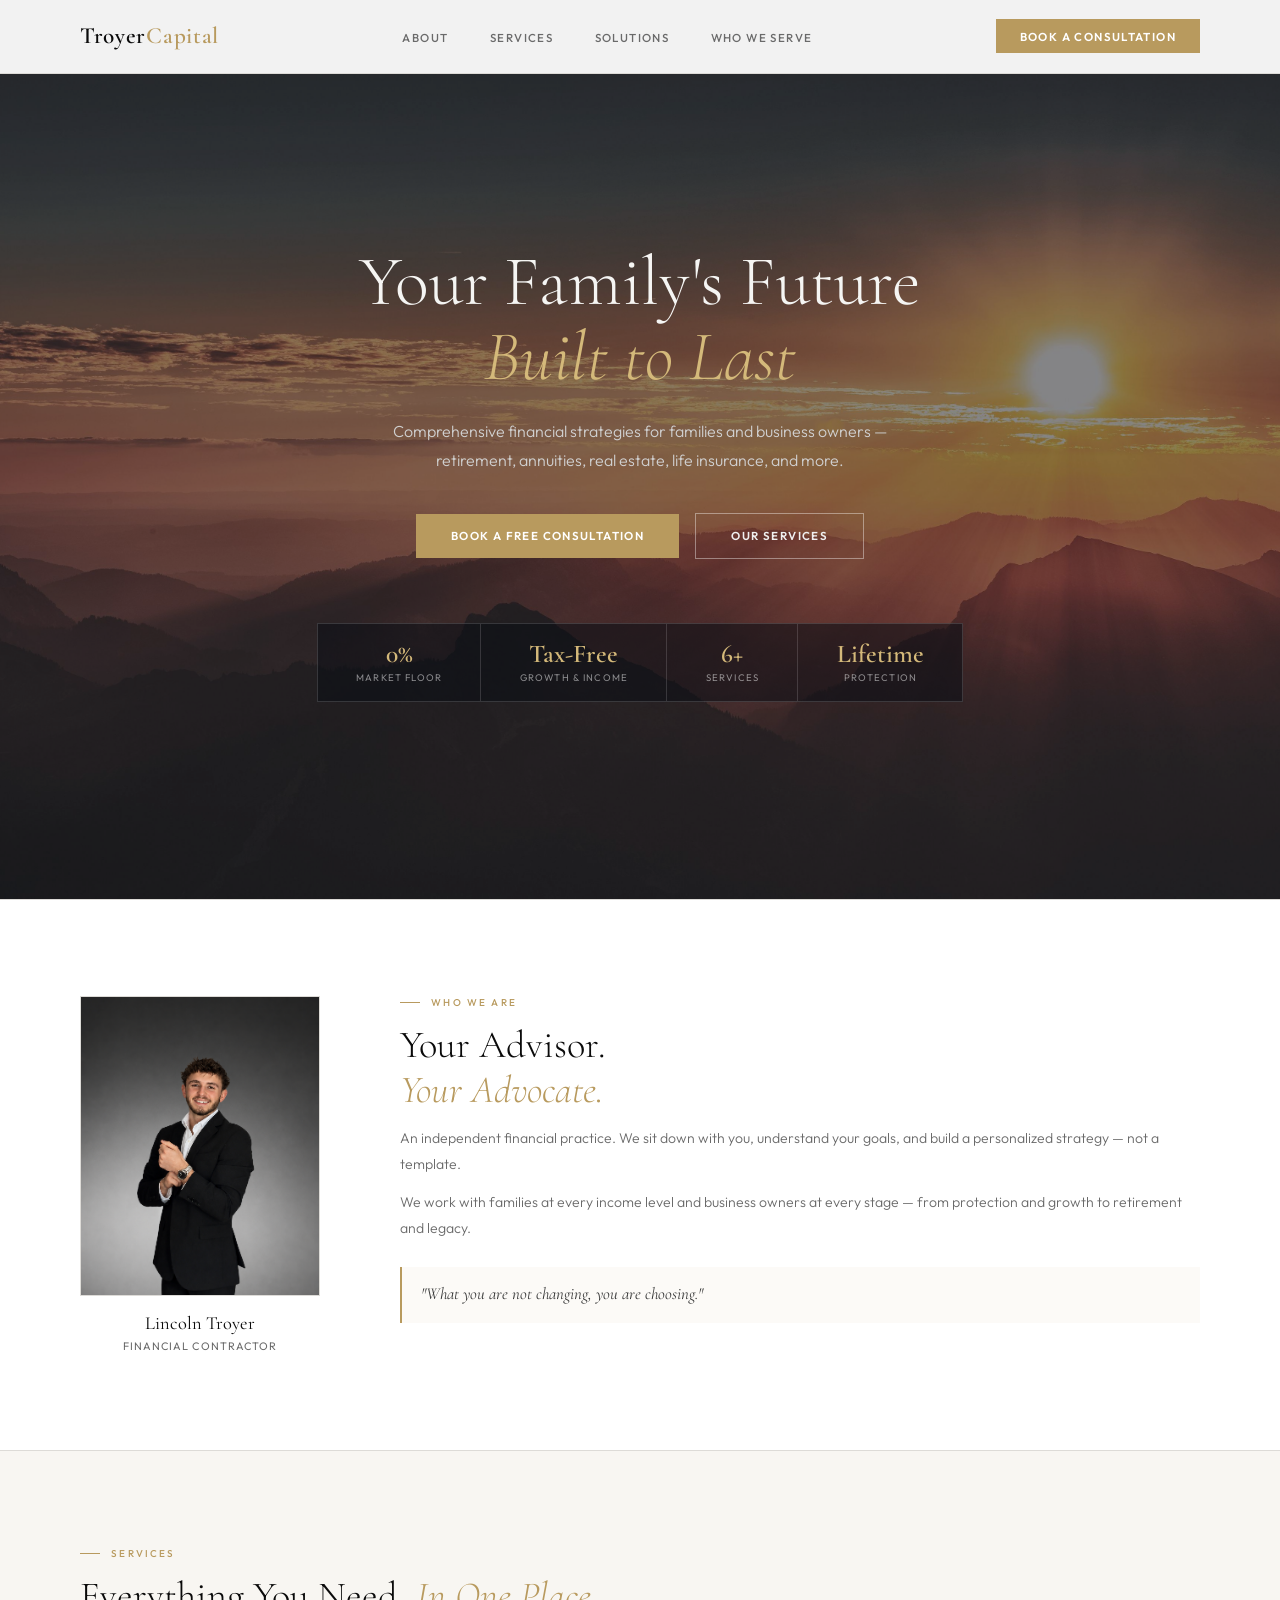
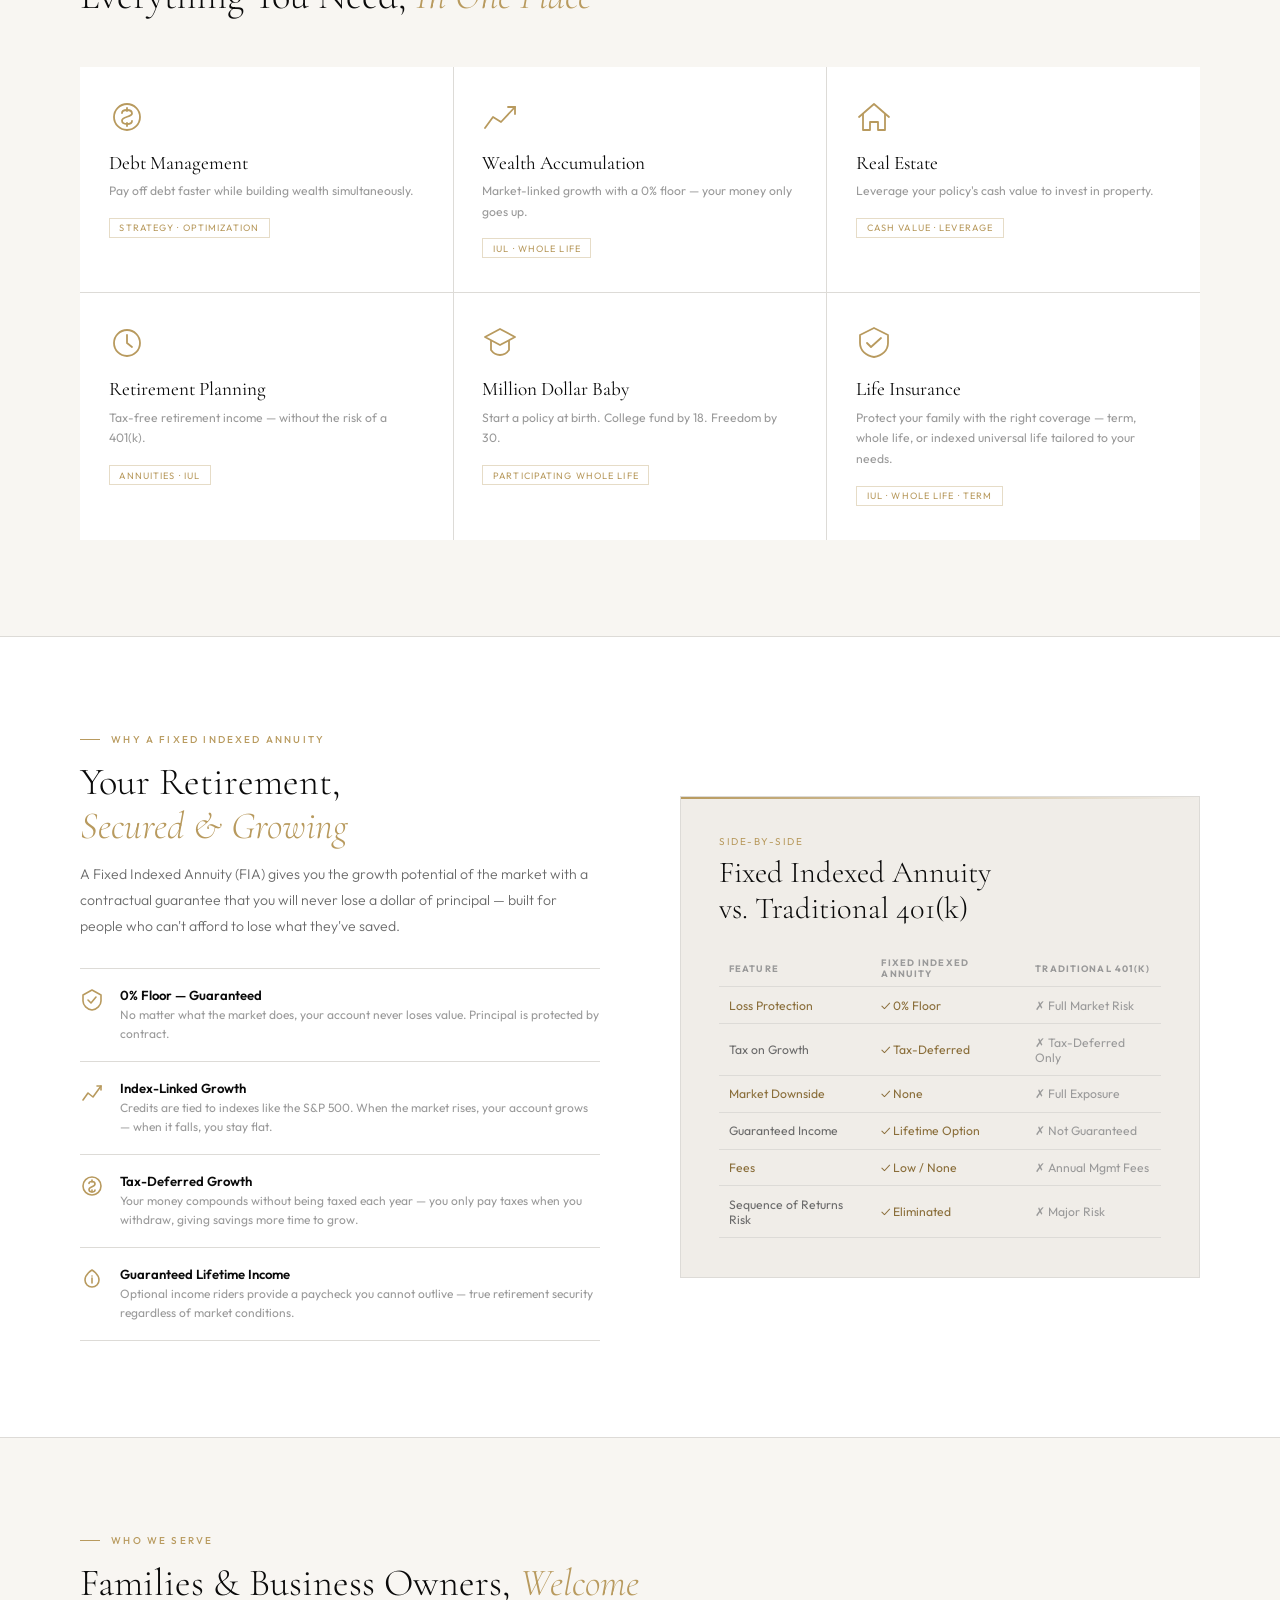
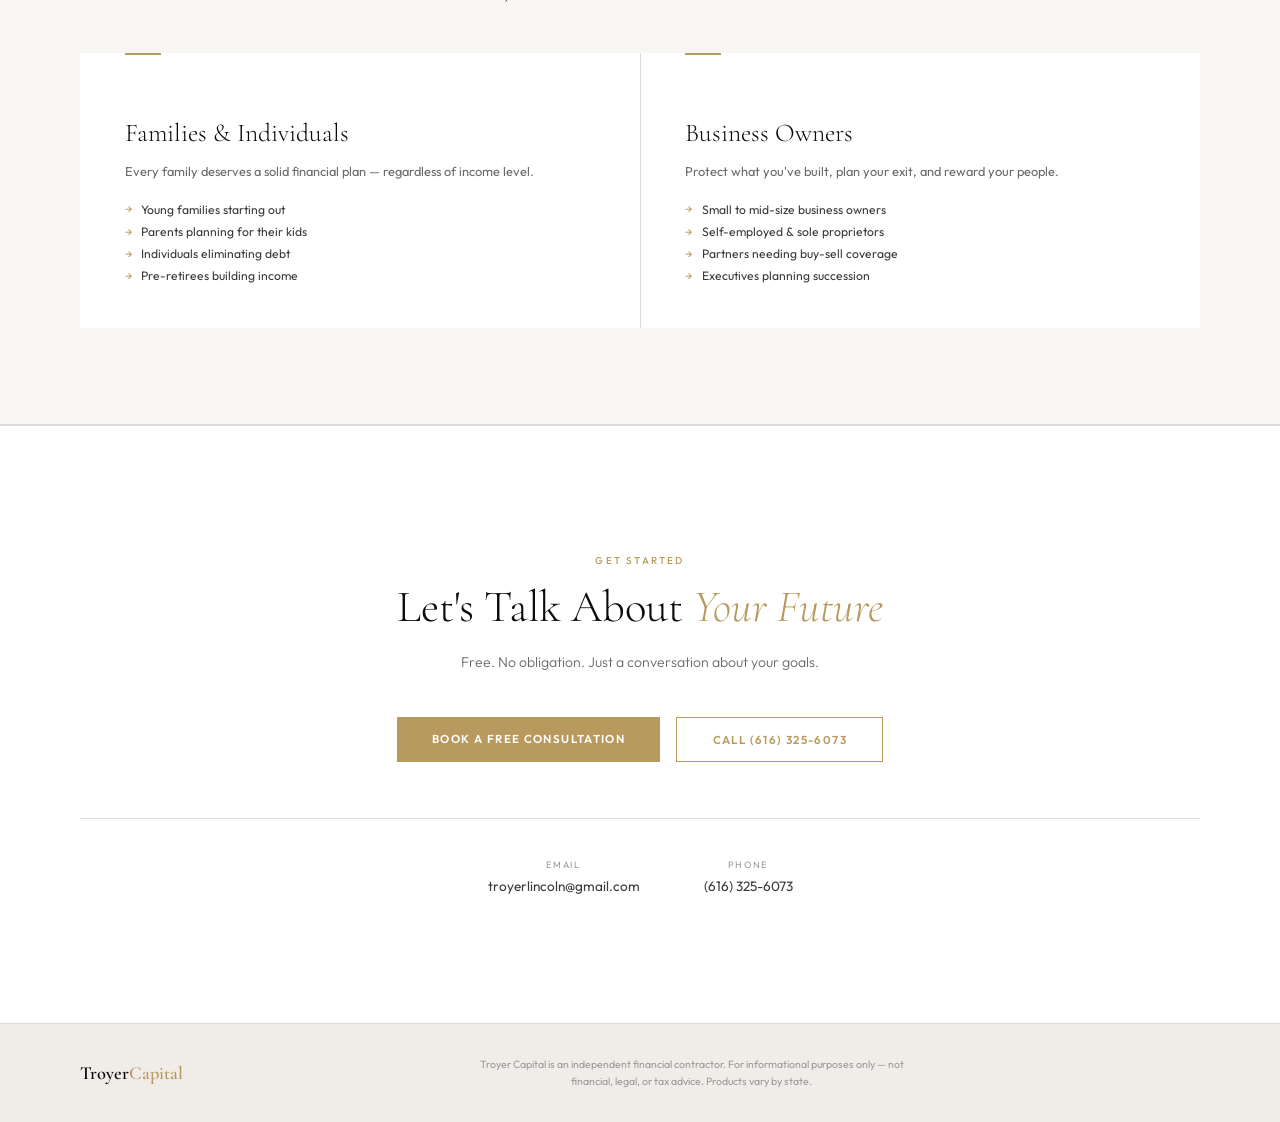
<file: index.html>
<!DOCTYPE html>
<html lang="en">
<head>
  <meta charset="UTF-8" />
  <meta name="viewport" content="width=device-width, initial-scale=1.0" />
  <title>Troyer Capital | Lincoln Troyer</title>
  <link href="https://fonts.googleapis.com/css2?family=Cormorant+Garamond:ital,wght@0,300;0,400;0,600;1,300;1,400&family=Outfit:wght@300;400;500;600&display=swap" rel="stylesheet" />
  <link rel="stylesheet" href="styles.css" />
  
</head>
<body>

  <!-- NAV -->
  <nav>
    <a href="#" class="nav-logo">Troyer<span>Capital</span></a>
    <ul class="nav-links">
      <li><a href="#about">About</a></li>
      <li><a href="#services">Services</a></li>
      <li><a href="#solutions">Solutions</a></li>
      <li><a href="#who">Who We Serve</a></li>
    </ul>
    <a href="booking.html" class="nav-cta">Book a Consultation</a>
  </nav>

  <!-- HERO -->
  <!-- TO ADD YOUR PHOTO: upload hero-bg.jpg to your domain alongside index.html -->
  <section id="hero">
    <div class="hero-bg-img"></div>
    <div class="hero-overlay"></div>
    <div class="hero-grid-bg"></div>
    <div class="hero-inner">
      <h1>Your Family's Future<br><em>Built to Last</em></h1>
      <p class="hero-sub">Comprehensive financial strategies for families and business owners — retirement, annuities, real estate, life insurance, and more.</p>
      <div class="hero-btns">
        <a href="booking.html" class="btn btn-gold">Book a Free Consultation</a>
        <a href="#services" class="btn btn-line">Our Services</a>
      </div>
    </div>
    <div class="hero-stats">
      <div class="h-stat"><div class="h-stat-num">0%</div><div class="h-stat-label">Market Floor</div></div>
      <div class="h-stat"><div class="h-stat-num">Tax&#8209;Free</div><div class="h-stat-label">Growth &amp; Income</div></div>
      <div class="h-stat"><div class="h-stat-num">6+</div><div class="h-stat-label">Services</div></div>
      <div class="h-stat"><div class="h-stat-num">Lifetime</div><div class="h-stat-label">Protection</div></div>
    </div>
  </section>

  <!-- ABOUT -->
  <section id="about" class="section-wrap">
    <div class="inner">
      <div class="about-photo-col fade-up">
        <!-- HEADSHOT: replace the div below with <img src="photo.jpg" alt="Lincoln Troyer" /> -->
<div class="headshot-wrap">
                <img src="photo.jpg" alt="Lincoln Troyer" />
</div>
        <div class="headshot-name">
          <strong>Lincoln Troyer</strong>
          <span>Financial Contractor</span>
        </div>
      </div>
      <div class="fade-up">
        <div class="section-label">Who We Are</div>
        <h2>Your Advisor.<br><em>Your Advocate.</em></h2>
        <p class="body-sm">An independent financial practice. We sit down with you, understand your goals, and build a personalized strategy — not a template.</p>
        <p class="body-sm" style="margin-top: 0.8rem;">We work with families at every income level and business owners at every stage — from protection and growth to retirement and legacy.</p>
        <div class="pull-quote">
          <p>"What you are not changing, you are choosing."</p>
        </div>
      </div>
    </div>
  </section>

  <!-- SERVICES -->
  <section id="services" class="section-wrap alt">
    <div class="fade-up">
      <div class="section-label">Services</div>
      <h2>Everything You Need, <em>In One Place</em></h2>
    </div>
    <div class="grid fade-up">

      <!-- 1. Debt Management -->
      <a href="debt-management.html" class="svc">
        <div class="svc-icon"><svg viewBox="0 0 36 36" fill="none"><circle cx="18" cy="18" r="13" stroke="#b89a5e" stroke-width="1.8"/><path d="M18 9v3M18 24v3" stroke="#b89a5e" stroke-width="1.8" stroke-linecap="round"/><path d="M13 14C13 12 15 11 18 11s5 1.5 5 3.5c0 3.5-10 3-10 7 0 2.5 2 3.5 5 3.5s5-1 5-3" stroke="#b89a5e" stroke-width="1.8" stroke-linecap="round"/></svg></div>
        <h3>Debt Management</h3>
        <p>Pay off debt faster while building wealth simultaneously.</p>
        <span class="svc-tag">Strategy · Optimization</span>
      </a>

      <!-- 2. Wealth Accumulation -->
      <a href="wealth-accumulation.html" class="svc">
        <div class="svc-icon"><svg viewBox="0 0 36 36" fill="none"><polyline points="3,29 11,18 19,23 33,8" stroke="#b89a5e" stroke-width="1.8" stroke-linecap="round" stroke-linejoin="round"/><polyline points="26,8 33,8 33,15" stroke="#b89a5e" stroke-width="1.8" stroke-linecap="round" stroke-linejoin="round"/></svg></div>
        <h3>Wealth Accumulation</h3>
        <p>Market-linked growth with a 0% floor — your money only goes up.</p>
        <span class="svc-tag">IUL · Whole Life</span>
      </a>

      <!-- 3. Real Estate -->
      <a href="real-estate.html" class="svc">
        <div class="svc-icon"><svg viewBox="0 0 36 36" fill="none"><path d="M3 18 L18 5 L33 18" stroke="#b89a5e" stroke-width="1.8" stroke-linecap="round" stroke-linejoin="round"/><path d="M7 15V31H14V23H22V31H29V15" stroke="#b89a5e" stroke-width="1.8" stroke-linecap="round" stroke-linejoin="round"/></svg></div>
        <h3>Real Estate</h3>
        <p>Leverage your policy's cash value to invest in property.</p>
        <span class="svc-tag">Cash Value · Leverage</span>
      </a>

      <!-- 4. Retirement -->
      <a href="retirement.html" class="svc">
        <div class="svc-icon"><svg viewBox="0 0 36 36" fill="none"><circle cx="18" cy="18" r="13" stroke="#b89a5e" stroke-width="1.8"/><polyline points="18,10 18,18 23,22" stroke="#b89a5e" stroke-width="1.8" stroke-linecap="round" stroke-linejoin="round"/></svg></div>
        <h3>Retirement Planning</h3>
        <p>Tax-free retirement income — without the risk of a 401(k).</p>
        <span class="svc-tag">Annuities · IUL</span>
      </a>

      <!-- 5. Million Dollar Baby -->
      <a href="million-dollar-baby.html" class="svc">
        <div class="svc-icon"><svg viewBox="0 0 36 36" fill="none"><path d="M18 4 L33 12 L18 20 L3 12 Z" stroke="#b89a5e" stroke-width="1.8" stroke-linejoin="round"/><path d="M9 16L9 25C9 25 12.5 30 18 30C23.5 30 27 25 27 25L27 16" stroke="#b89a5e" stroke-width="1.8" stroke-linecap="round" stroke-linejoin="round"/></svg></div>
        <h3>Million Dollar Baby</h3>
        <p>Start a policy at birth. College fund by 18. Freedom by 30.</p>
        <span class="svc-tag">Participating Whole Life</span>
      </a>

      <!-- 6. Life Insurance -->
      <a href="life-insurance.html" class="svc">
        <div class="svc-icon"><svg viewBox="0 0 36 36" fill="none"><path d="M18 3 L32 10 V18 C32 25.5 26 31 18 32 C10 31 4 25.5 4 18 V10 Z" stroke="#b89a5e" stroke-width="1.8" stroke-linejoin="round"/><polyline points="11,18 15,22 25,13" stroke="#b89a5e" stroke-width="1.8" stroke-linecap="round" stroke-linejoin="round"/></svg></div>
        <h3>Life Insurance</h3>
        <p>Protect your family with the right coverage — term, whole life, or indexed universal life tailored to your needs.</p>
        <span class="svc-tag">IUL · Whole Life · Term</span>
      </a>

    </div>
  </section>

  <!-- SOLUTIONS -->
  <section id="solutions" class="section-wrap">
    <div class="inner">
      <div class="fade-up">
        <div class="section-label">Why a Fixed Indexed Annuity</div>
        <h2>Your Retirement,<br><em>Secured &amp; Growing</em></h2>
        <p class="body-sm">A Fixed Indexed Annuity (FIA) gives you the growth potential of the market with a contractual guarantee that you will never lose a dollar of principal — built for people who can't afford to lose what they've saved.</p>
        <div class="features">
          <div class="feat">
            <div class="feat-icon"><svg viewBox="0 0 24 24" fill="none"><path d="M12 2L21 7V13C21 17.4 17 21.4 12 22C7 21.4 3 17.4 3 13V7Z" stroke="#b89a5e" stroke-width="1.6" stroke-linejoin="round"/><polyline points="8,12 11,15 16,9" stroke="#b89a5e" stroke-width="1.6" stroke-linecap="round" stroke-linejoin="round"/></svg></div>
            <div><h4>0% Floor — Guaranteed</h4><p>No matter what the market does, your account never loses value. Principal is protected by contract.</p></div>
          </div>
          <div class="feat">
            <div class="feat-icon"><svg viewBox="0 0 24 24" fill="none"><polyline points="3,19 8,12 13,16 21,5" stroke="#b89a5e" stroke-width="1.6" stroke-linecap="round" stroke-linejoin="round"/><polyline points="17,5 21,5 21,9" stroke="#b89a5e" stroke-width="1.6" stroke-linecap="round" stroke-linejoin="round"/></svg></div>
            <div><h4>Index-Linked Growth</h4><p>Credits are tied to indexes like the S&amp;P 500. When the market rises, your account grows — when it falls, you stay flat.</p></div>
          </div>
          <div class="feat">
            <div class="feat-icon"><svg viewBox="0 0 24 24" fill="none"><circle cx="12" cy="12" r="9" stroke="#b89a5e" stroke-width="1.6"/><path d="M12 6v2M12 16v2" stroke="#b89a5e" stroke-width="1.6" stroke-linecap="round"/><path d="M9 9.5C9 8.2 10.3 7.5 12 7.5s3 .7 3 2.5c0 3-6 2.5-6 5.5 0 2 1.3 2.5 3 2.5s3-.5 3-2" stroke="#b89a5e" stroke-width="1.6" stroke-linecap="round"/></svg></div>
            <div><h4>Tax-Deferred Growth</h4><p>Your money compounds without being taxed each year — you only pay taxes when you withdraw, giving savings more time to grow.</p></div>
          </div>
          <div class="feat">
            <div class="feat-icon"><svg viewBox="0 0 24 24" fill="none"><path d="M12 3C12 3 5 7 5 13C5 16.9 8.1 20 12 20C15.9 20 19 16.9 19 13C19 7 12 3 12 3Z" stroke="#b89a5e" stroke-width="1.6" stroke-linejoin="round"/><line x1="12" y1="11" x2="12" y2="16" stroke="#b89a5e" stroke-width="1.6" stroke-linecap="round"/><circle cx="12" cy="9" r="0.8" fill="#b89a5e"/></svg></div>
            <div><h4>Guaranteed Lifetime Income</h4><p>Optional income riders provide a paycheck you cannot outlive — true retirement security regardless of market conditions.</p></div>
          </div>
        </div>
      </div>
      <div class="compare-card fade-up">
        <div class="compare-title">Side-by-Side</div>
        <div class="compare-heading">Fixed Indexed Annuity<br>vs. Traditional 401(k)</div>
        <table>
          <thead><tr><th>Feature</th><th>Fixed Indexed Annuity</th><th>Traditional 401(k)</th></tr></thead>
          <tbody>
            <tr class="hi"><td>Loss Protection</td><td><span class="yes">✓ 0% Floor</span></td><td><span class="no">✗ Full Market Risk</span></td></tr>
            <tr><td>Tax on Growth</td><td><span class="yes">✓ Tax-Deferred</span></td><td><span class="no">✗ Tax-Deferred Only</span></td></tr>
            <tr class="hi"><td>Market Downside</td><td><span class="yes">✓ None</span></td><td><span class="no">✗ Full Exposure</span></td></tr>
            <tr><td>Guaranteed Income</td><td><span class="yes">✓ Lifetime Option</span></td><td><span class="no">✗ Not Guaranteed</span></td></tr>
            <tr class="hi"><td>Fees</td><td><span class="yes">✓ Low / None</span></td><td><span class="no">✗ Annual Mgmt Fees</span></td></tr>
            <tr><td>Sequence of Returns Risk</td><td><span class="yes">✓ Eliminated</span></td><td><span class="no">✗ Major Risk</span></td></tr>
          </tbody>
        </table>
      </div>
    </div>
  </section>

  <!-- WHO WE SERVE -->
  <section id="who" class="section-wrap alt">
    <div class="fade-up">
      <div class="section-label">Who We Serve</div>
      <h2>Families &amp; Business Owners, <em>Welcome</em></h2>
    </div>
    <div class="grid fade-up">
      <div class="who-card">
        <h3>Families &amp; Individuals</h3>
        <p>Every family deserves a solid financial plan — regardless of income level.</p>
        <ul class="who-list">
          <li>Young families starting out</li>
          <li>Parents planning for their kids</li>
          <li>Individuals eliminating debt</li>
          <li>Pre-retirees building income</li>
        </ul>
      </div>
      <div class="who-card">
        <h3>Business Owners</h3>
        <p>Protect what you've built, plan your exit, and reward your people.</p>
        <ul class="who-list">
          <li>Small to mid-size business owners</li>
          <li>Self-employed &amp; sole proprietors</li>
          <li>Partners needing buy-sell coverage</li>
          <li>Executives planning succession</li>
        </ul>
      </div>
    </div>
  </section>

  <!-- CONTACT -->
  <section id="contact">
    <div class="section-label">Get Started</div>
    <h2>Let's Talk About <em>Your Future</em></h2>
    <p class="body-sm">Free. No obligation. Just a conversation about your goals.</p>
    <div class="cta-row">
      <a href="booking.html" class="btn btn-gold">Book a Free Consultation</a>
      <a href="tel:+16163256073" class="btn btn-line" style="border-color:#b89a5e;color:#b89a5e;">Call (616) 325-6073</a>
    </div>
    <div class="contact-strip">
      <div class="c-item"><div class="c-label">Email</div><div class="c-val"><a href="mailto:troyerlincoln@gmail.com">troyerlincoln@gmail.com</a></div></div>
      <div class="c-item"><div class="c-label">Phone</div><div class="c-val">(616) 325-6073</div></div>
    </div>
  </section>

  <!-- FOOTER -->
  <footer>
    <div class="f-logo">Troyer<span>Capital</span></div>
    <p class="f-note">Troyer Capital is an independent financial contractor. For informational purposes only — not financial, legal, or tax advice. Products vary by state.</p>
    <div class="f-links">
</file>
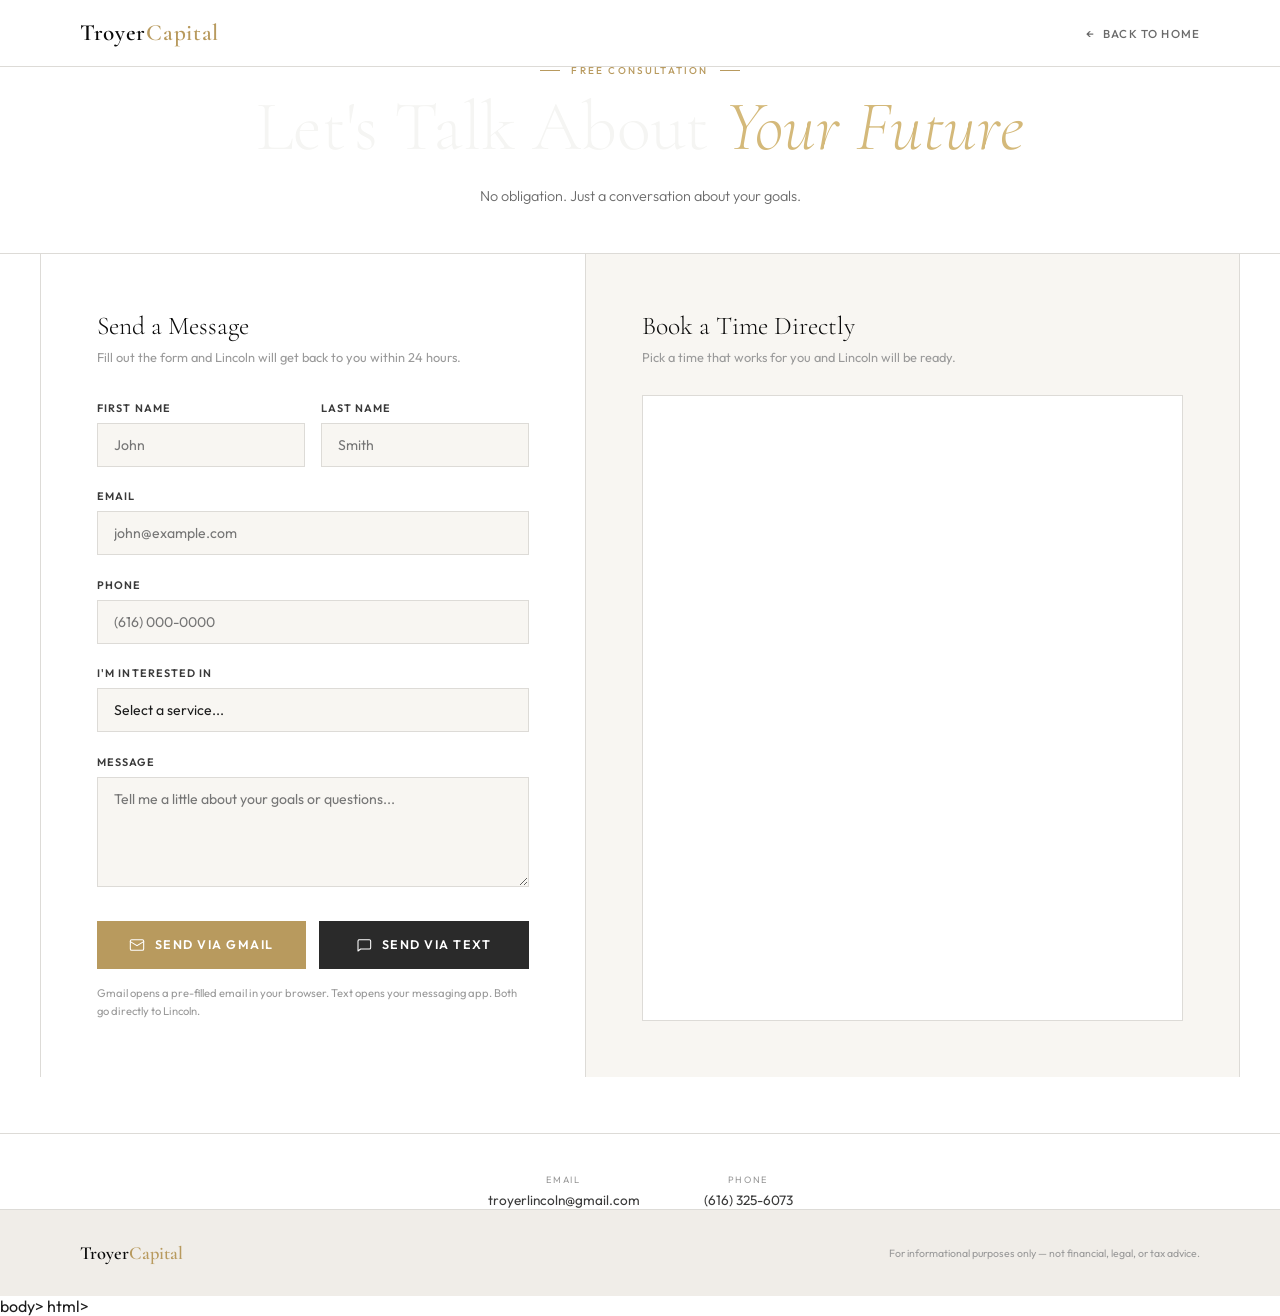
<file: booking.html>
<!DOCTYPE html>
<html lang="en">
<head>
  <meta charset="UTF-8" />
  <meta name="viewport" content="width=device-width, initial-scale=1.0" />
  <title>Book a Consultation | Troyer Capital</title>
  <link href="https://fonts.googleapis.com/css2?family=Cormorant+Garamond:ital,wght@0,300;0,400;0,600;1,300;1,400&family=Outfit:wght@300;400;500;600&display=swap" rel="stylesheet" />
  <link rel="stylesheet" href="styles.css" />
  
</head>
<body>

  <!-- NAV -->
  <nav>
    <a href="index.html" class="nav-logo">Troyer<span>Capital</span></a>
    <a href="index.html" class="nav-back">Back to Home</a>
  </nav>

  <!-- HEADER -->
  <div class="page-header">
    <div class="page-label">Free Consultation</div>
    <h1>Let's Talk About <em>Your Future</em></h1>
    <p class="page-sub">No obligation. Just a conversation about your goals.</p>
  </div>

  <!-- MAIN -->
  <div class="main">

    <!-- FORM -->
    <div class="form-side">
      <div class="form-heading">Send a Message</div>
      <p class="form-sub">Fill out the form and Lincoln will get back to you within 24 hours.</p>

      <form id="contact-form">
        <div class="form-row">
          <div class="form-group">
            <label>First Name</label>
            <input type="text" name="first_name" placeholder="John" required />
          </div>
          <div class="form-group">
            <label>Last Name</label>
            <input type="text" name="last_name" placeholder="Smith" required />
          </div>
        </div>
        <div class="form-group">
          <label>Email</label>
          <input type="email" name="email" placeholder="john@example.com" required />
        </div>
        <div class="form-group">
          <label>Phone</label>
          <input type="tel" name="phone" placeholder="(616) 000-0000" />
        </div>
        <div class="form-group">
          <label>I'm interested in</label>
          <select name="interest">
            <option value="">Select a service...</option>
            <option>Life Insurance</option>
            <option>Wealth Accumulation</option>
            <option>Retirement Planning</option>
            <option>Fixed Indexed Annuity</option>
            <option>Real Estate</option>
            <option>Debt Management</option>
            <option>Million Dollar Baby / College Fund</option>
            <option>Business Solutions</option>
            <option>Not sure yet</option>
          </select>
        </div>
        <div class="form-group">
          <label>Message</label>
          <textarea name="message" placeholder="Tell me a little about your goals or questions..."></textarea>
        </div>
        <div style="display:grid;grid-template-columns:1fr 1fr;gap:0.8rem;margin-top:0.5rem;">
          <button type="button" id="btn-gmail" class="submit-btn" style="display:flex;align-items:center;justify-content:center;gap:0.6rem;">
            <svg width="16" height="16" viewBox="0 0 24 24" fill="none"><rect x="2" y="4" width="20" height="16" rx="2" stroke="white" stroke-width="1.6"/><path d="M2 7L12 13L22 7" stroke="white" stroke-width="1.6" stroke-linecap="round"/></svg>
            Send via Gmail
          </button>
          <button type="button" id="btn-sms" class="submit-btn" style="display:flex;align-items:center;justify-content:center;gap:0.6rem;">
            <svg width="16" height="16" viewBox="0 0 24 24" fill="none"><path d="M4 4h16a2 2 0 0 1 2 2v10a2 2 0 0 1-2 2H7l-4 3V6a2 2 0 0 1 2-2z" stroke="white" stroke-width="1.6" stroke-linejoin="round"/></svg>
            Send via Text
          </button>
        </div>
        <p class="form-note">Gmail opens a pre-filled email in your browser. Text opens your messaging app. Both go directly to Lincoln.</p>
      </form>

      <div class="success-msg" id="success">
        <div class="checkmark">✓</div>
        <h3>Message Sent!</h3>
        <p>Thanks for reaching out. Lincoln will be in touch within 24 hours.</p>
      </div>
    </div>

    <!-- CALENDLY -->
    <div class="calendly-side">
      <div class="calendly-heading">Book a Time Directly</div>
      <p class="calendly-sub">Pick a time that works for you and Lincoln will be ready.</p>
      <div class="calendly-wrap">
        <iframe
          src="https://calendly.com/troyerlincoln/meeting-with-lincoln?embed_domain=troyercapital.com&embed_type=Inline&hide_event_type_details=1&hide_gdpr_banner=1"
          title="Schedule a meeting with Lincoln Troyer">
        </iframe>
      </div>
    </div>

  </div>

  <!-- CONTACT STRIP -->
  <div class="contact-strip">
    <div class="c-item"><div class="c-label">Email</div><div class="c-val"><a href="mailto:troyerlincoln@gmail.com">troyerlincoln@gmail.com</a></div></div>
    <div class="c-item"><div class="c-label">Phone</div><div class="c-val">(616) 325-6073</div></div>
  </div>

  <!-- FOOTER -->
  <footer>
    <div class="f-logo">Troyer<span>Capital</span></div>
    <p class="f-note">For informational purposes only — not financial, legal, or tax advice.</p>
  </footer>

<script>
      const LINCOLN_EMAIL = 'troyerlincoln@gmail.com';
      const LINCOLN_PHONE = '6163256073';

      function getFormData() {
              const data = new FormData(document.getElementById('contact-form'));
              return {
                        name: (data.get('first_name') + ' ' + data.get('last_name')).trim(),
                        email: data.get('email') || '',
                        phone: data.get('phone') || 'Not provided',
                        interest: data.get('interest') || 'Not specified',
                        message: data.get('message') || ''
              };
      }

      document.getElementById('btn-gmail').addEventListener('click', function () {
              const f = getFormData();
              if (!f.name || !f.email) { alert('Please fill in your name and email first.'); return; }
              const subject = encodeURIComponent('Consultation Request from ' + f.name);
              const body = encodeURIComponent(
                        'Name: ' + f.name + '\n' +
                        'Email: ' + f.email + '\n' +
                        'Phone: ' + f.phone + '\n' +
                        'Interest: ' + f.interest + '\n\n' +
                        'Message:\n' + f.message
                      );
              window.open('https://mail.google.com/mail/?view=cm&fs=1&to=' + encodeURIComponent(LINCOLN_EMAIL) + '&su=' + subject + '&body=' + body, '_blank');
              document.getElementById('contact-form').style.display = 'none';
              document.getElementById('success').style.display = 'block';
      });

      document.getElementById('btn-sms').addEventListener('click', function () {
              const f = getFormData();
              if (!f.name) { alert('Please fill in your name first.'); return; }
              const body = encodeURIComponent(
                        'Hi Lincoln, I found you through TroyerCapital.com.\n' +
                        'Name: ' + f.name + '\n' +
                        'Interest: ' + f.interest + '\n' +
                        (f.message ? 'Message: ' + f.message : '')
                      );
              window.open('sms:' + LINCOLN_PHONE + '?body=' + body, '_blank');
              document.getElementById('contact-form').style.display = 'none';
              document.getElementById('success').style.display = 'block';
      });
</script>
</body>body>
</html>html>
</script>  <script>
    const LINCOLN_EMAIL = 'troyerlincoln@gmail.com';
    const LINCOLN_PHONE = '6163256073';

    function getFormData() {
      const data = new FormData(document.getElementById('contact-form'));
      return {
        name: (data.get('first_name') + ' ' + data.get('last_name')).trim(),
        email: data.get('email') || '',
        phone: data.get('phone') || 'Not provided',
        interest: data.get('interest') || 'Not specified',
        message: data.get('message') || ''
      };
    }

    document.getElementById('btn-gmail').addEventListener('click', function () {
      const f = getFormData();
      if (!f.name || !f.email) { alert('Please fill in your name and email first.'); return; }
      const subject = encodeURIComponent('Consultation Request from ' + f.name);
      const body = encodeURIComponent(
        'Name: ' + f.name + '\n' +
        'Email: ' + f.email + '\n' +
        'Phone: ' + f.phone + '\n' +
        'Interest: ' + f.interest + '\n\n' +
        'Message:\n' + f.message
      );
      window.open('https://mail.google.com/mail
</file>
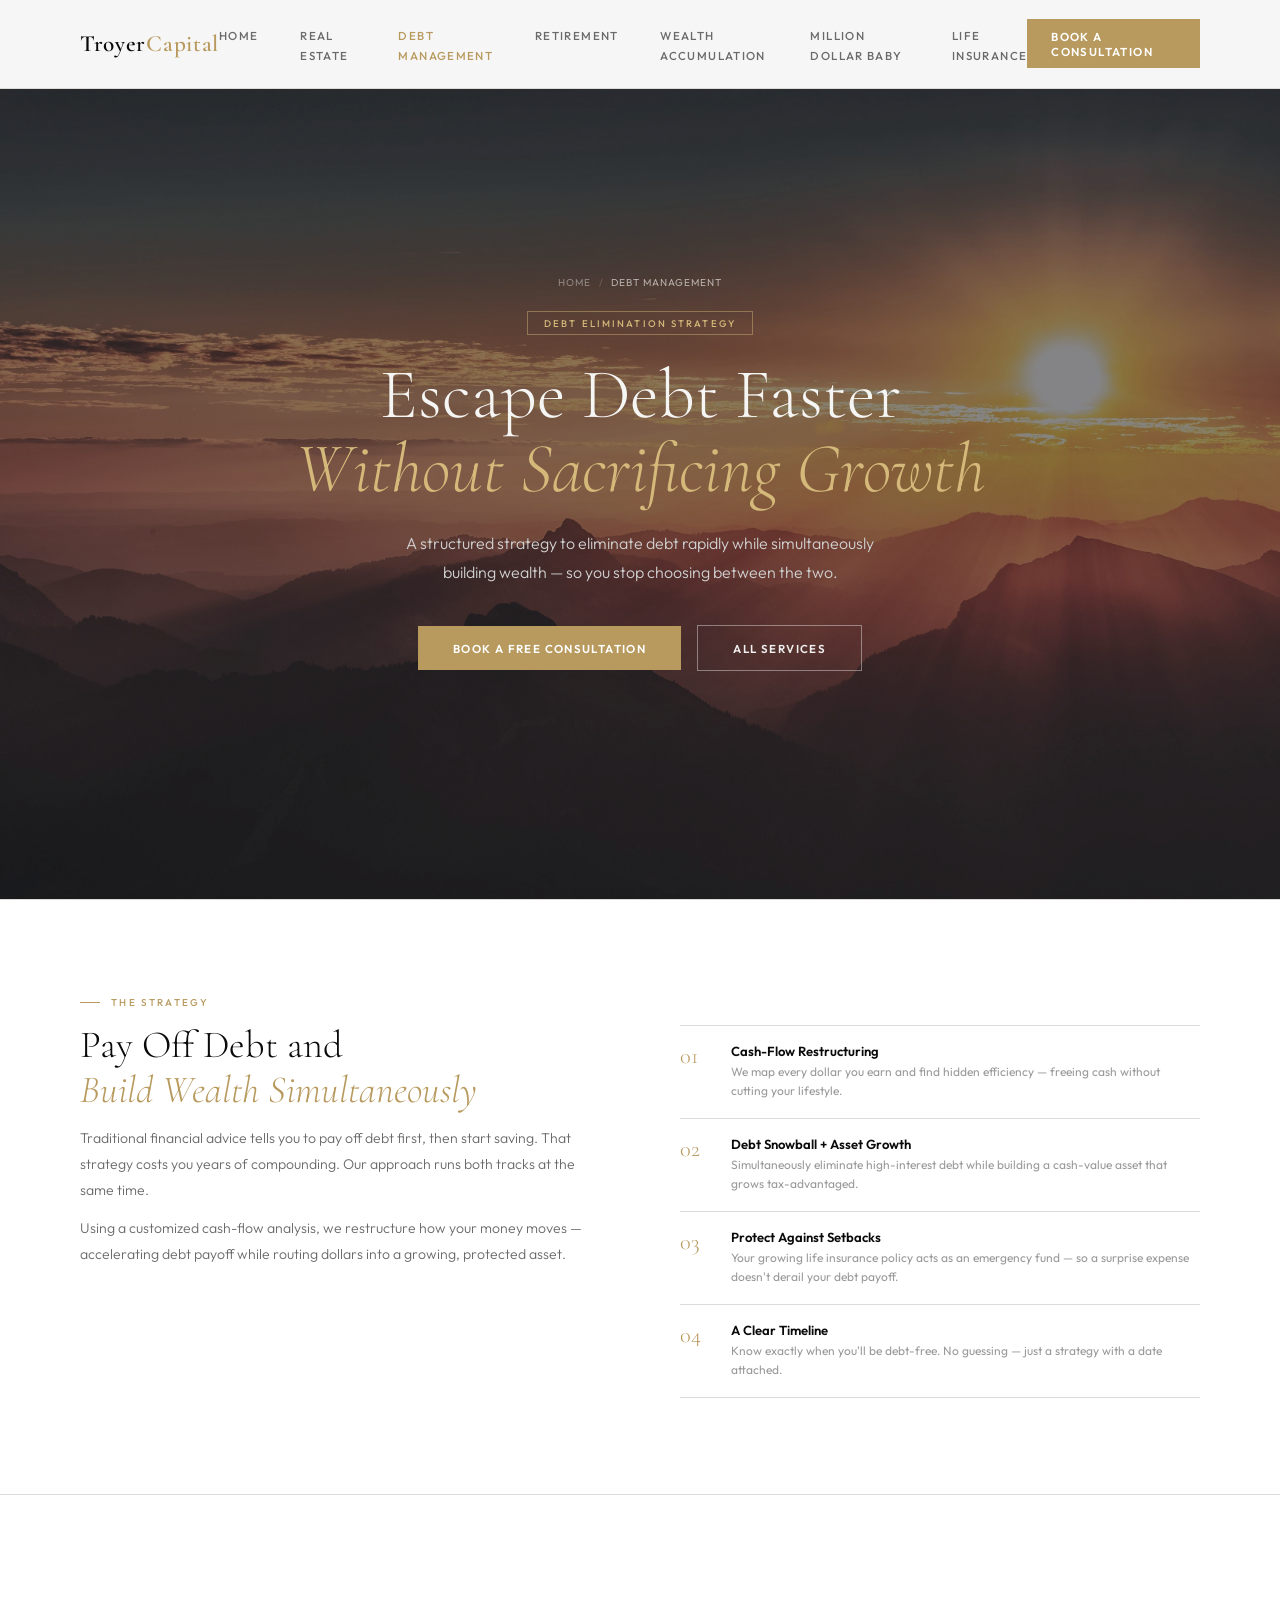
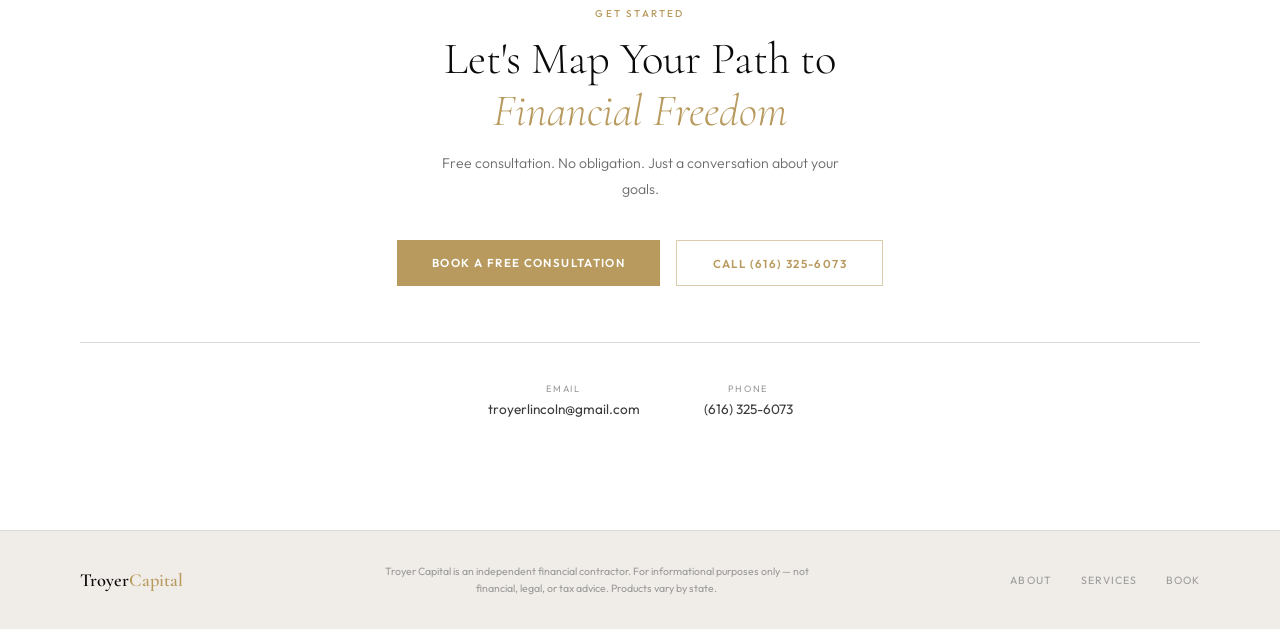
<file: debt-management.html>
<!DOCTYPE html>
<html lang="en">
<head>
  <meta charset="UTF-8" />
  <meta name="viewport" content="width=device-width, initial-scale=1.0" />
  <title>Debt Management | Troyer Capital</title>
  <link href="https://fonts.googleapis.com/css2?family=Cormorant+Garamond:ital,wght@0,300;0,400;0,600;1,300;1,400&family=Outfit:wght@300;400;500;600&display=swap" rel="stylesheet" />
  <link rel="stylesheet" href="styles.css" />
  
</head>
<body>

  <nav>
    <a href="index.html" class="nav-logo">Troyer<span>Capital</span></a>
    <ul class="nav-links">
      <li><a href="index.html">Home</a></li>
      <li><a href="real-estate.html">Real Estate</a></li>
      <li><a href="debt-management.html" style="color:var(--gold)">Debt Management</a></li>
      <li><a href="retirement.html">Retirement</a></li>
      <li><a href="wealth-accumulation.html">Wealth Accumulation</a></li>
      <li><a href="million-dollar-baby.html">Million Dollar Baby</a></li>
      <li><a href="life-insurance.html">Life Insurance</a></li>
    </ul>
    <a href="booking.html" class="nav-cta">Book a Consultation</a>
  </nav>

  <section id="hero">
    <div class="hero-bg"></div>
    <div class="hero-overlay"></div>
    <div class="hero-inner">
      <div class="breadcrumb">
        <a href="index.html">Home</a>
        <span class="breadcrumb-sep">/</span>
        <span class="breadcrumb-cur">Debt Management</span>
      </div>
      <div class="service-badge">Debt Elimination Strategy</div>
      <h1>Escape Debt Faster<br><em>Without Sacrificing Growth</em></h1>
      <p class="hero-sub">A structured strategy to eliminate debt rapidly while simultaneously building wealth — so you stop choosing between the two.</p>
      <div class="hero-btns">
        <a href="booking.html" class="btn btn-gold">Book a Free Consultation</a>
        <a href="index.html#services" class="btn btn-line">All Services</a>
      </div>
    </div>
  </section>

  <section class="section-wrap">
    <div class="intro-grid">
      <div>
        <div class="section-label">The Strategy</div>
        <h2>Pay Off Debt and<br><em>Build Wealth Simultaneously</em></h2>
        <p class="body-sm">Traditional financial advice tells you to pay off debt first, then start saving. That strategy costs you years of compounding. Our approach runs both tracks at the same time.</p>
        <p class="body-sm">Using a customized cash-flow analysis, we restructure how your money moves — accelerating debt payoff while routing dollars into a growing, protected asset.</p>
      </div>
      <div>
        <div class="features">
        <div class="feat">
          <div class="feat-num">01</div>
          <div><h4>Cash-Flow Restructuring</h4><p>We map every dollar you earn and find hidden efficiency — freeing cash without cutting your lifestyle.</p></div>
        </div>
        <div class="feat">
          <div class="feat-num">02</div>
          <div><h4>Debt Snowball + Asset Growth</h4><p>Simultaneously eliminate high-interest debt while building a cash-value asset that grows tax-advantaged.</p></div>
        </div>
        <div class="feat">
          <div class="feat-num">03</div>
          <div><h4>Protect Against Setbacks</h4><p>Your growing life insurance policy acts as an emergency fund — so a surprise expense doesn't derail your debt payoff.</p></div>
        </div>
        <div class="feat">
          <div class="feat-num">04</div>
          <div><h4>A Clear Timeline</h4><p>Know exactly when you'll be debt-free. No guessing — just a strategy with a date attached.</p></div>
        </div>
        </div>
      </div>
    </div>
  </section>

  <section id="cta">
    <div class="section-label">Get Started</div>
    <h2>Let's Map Your Path to<br><em>Financial Freedom</em></h2>
    <p class="body-sm">Free consultation. No obligation. Just a conversation about your goals.</p>
    <div class="cta-row">
      <a href="booking.html" class="btn btn-gold">Book a Free Consultation</a>
      <a href="tel:+16163256073" class="btn btn-outline">Call (616) 325-6073</a>
    </div>
    <div class="contact-strip">
      <div class="c-item">
        <div class="c-label">Email</div>
        <div class="c-val"><a href="mailto:troyerlincoln@gmail.com">troyerlincoln@gmail.com</a></div>
      </div>
      <div class="c-item">
        <div class="c-label">Phone</div>
        <div class="c-val">(616) 325-6073</div>
      </div>
    </div>
  </section>

  <footer>
    <a href="index.html" class="f-logo">Troyer<span>Capital</span></a>
    <p class="f-note">Troyer Capital is an independent financial contractor. For informational purposes only — not financial, legal, or tax advice. Products vary by state.</p>
    <div class="f-links">
      <a href="index.html#about">About</a>
      <a href="index.html#services">Services</a>
      <a href="booking.html">Book</a>
    </div>
  </footer>

  <script>
    const nav = document.querySelector('nav');
    window.addEventListener('scroll', () => {
      nav.style.background = window.scrollY > 40 ? 'rgba(255,255,255,0.99)' : 'rgba(255,255,255,0.96)';
    });
  </script>
</body>
</html>
</file>
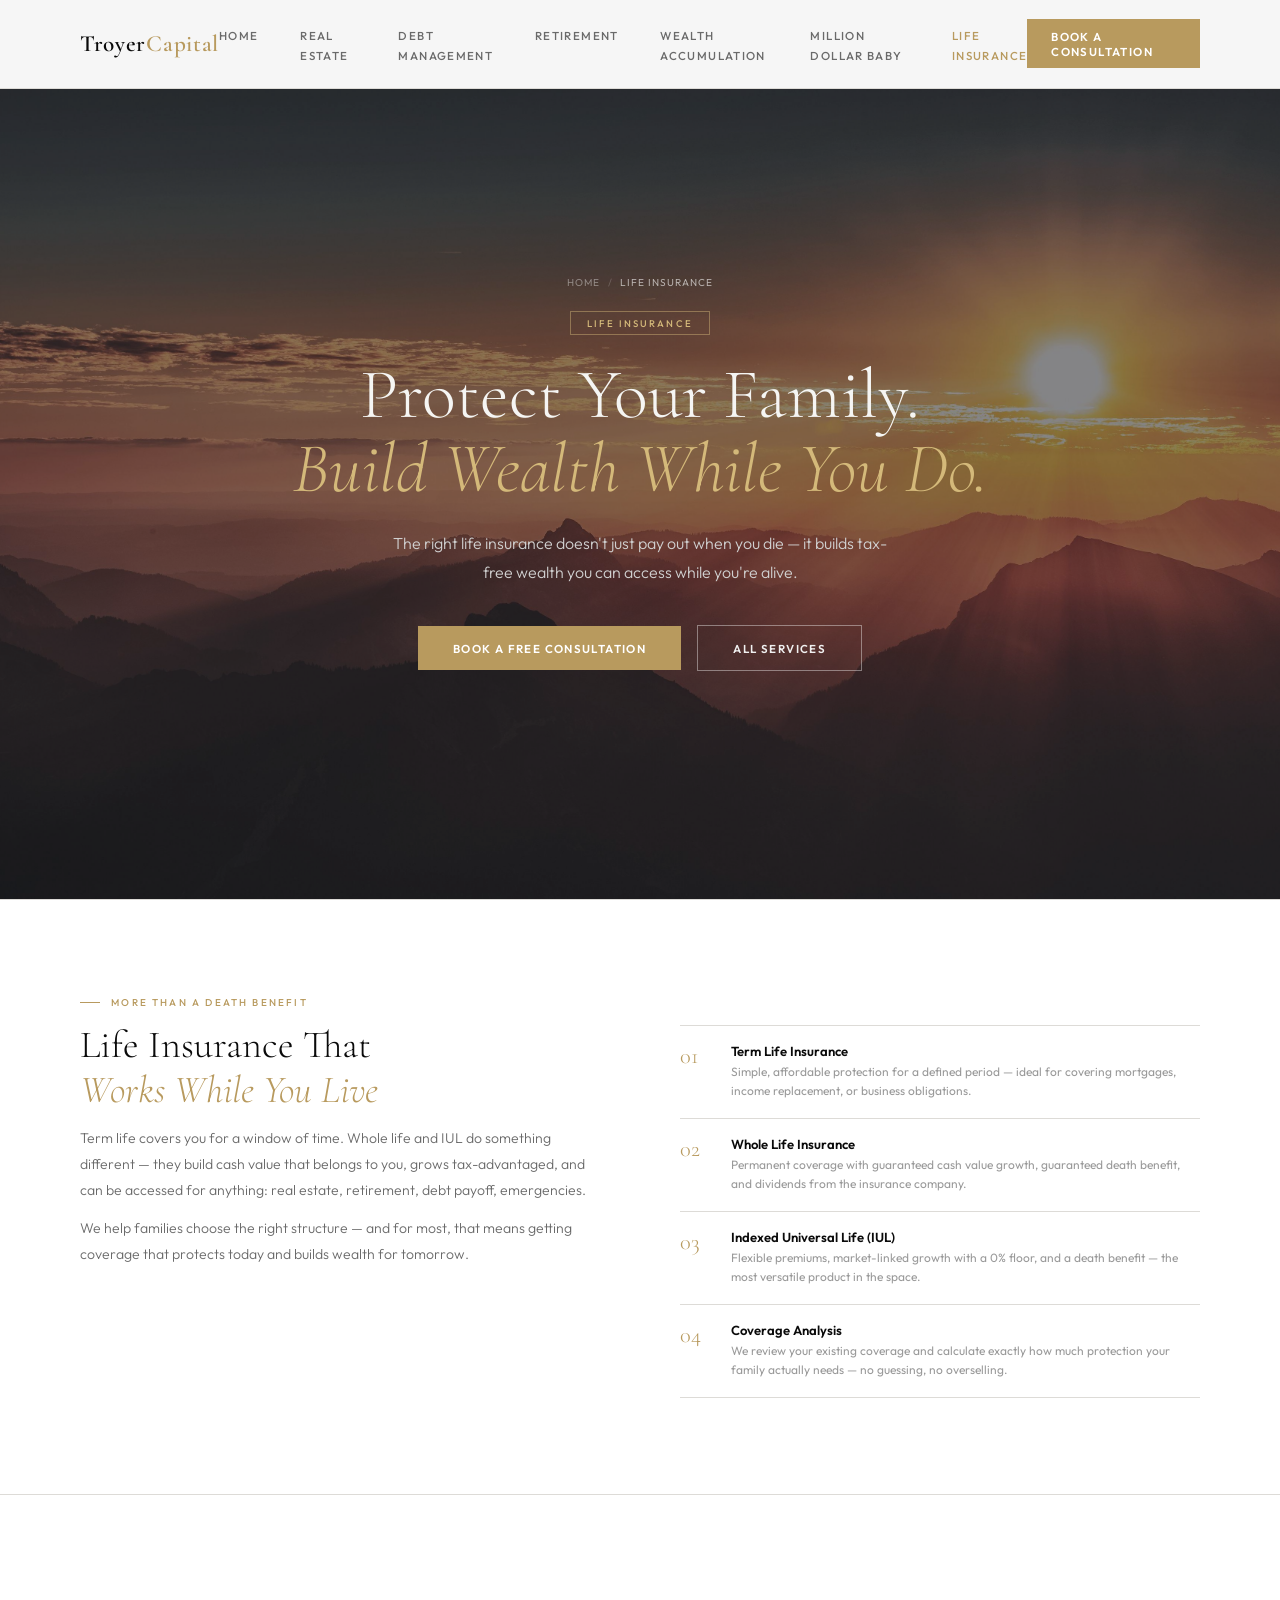
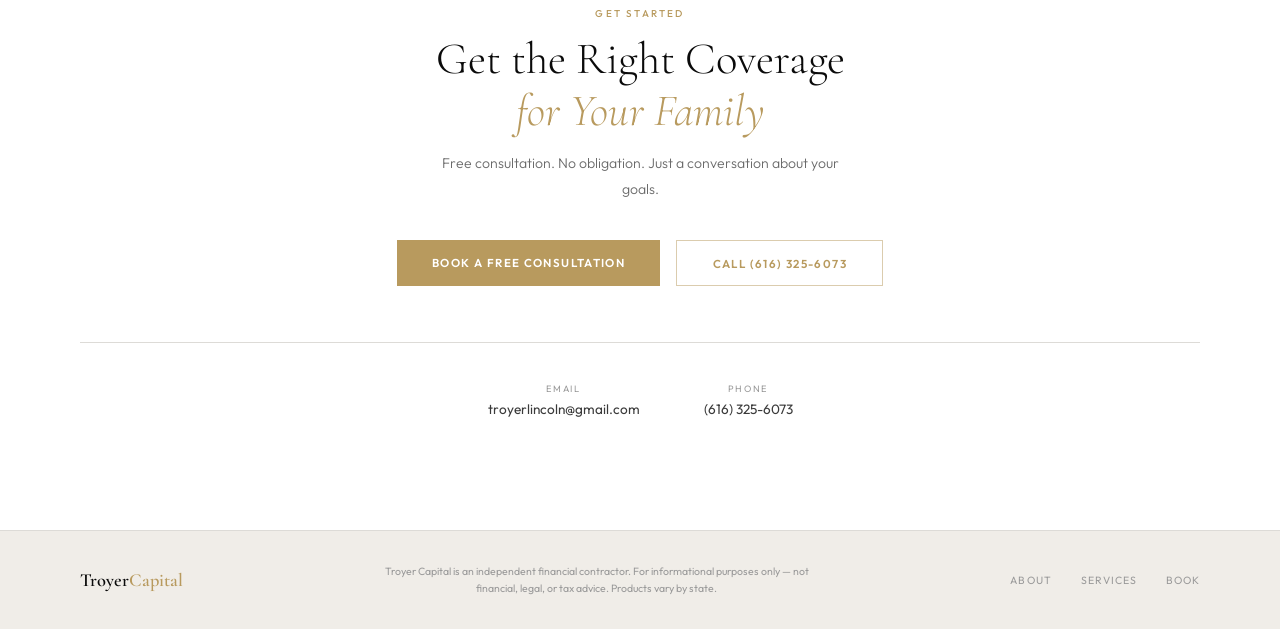
<file: life-insurance.html>
<!DOCTYPE html>
<html lang="en">
<head>
  <meta charset="UTF-8" />
  <meta name="viewport" content="width=device-width, initial-scale=1.0" />
  <title>Life Insurance | Troyer Capital</title>
  <link href="https://fonts.googleapis.com/css2?family=Cormorant+Garamond:ital,wght@0,300;0,400;0,600;1,300;1,400&family=Outfit:wght@300;400;500;600&display=swap" rel="stylesheet" />
  <link rel="stylesheet" href="styles.css" />
  
</head>
<body>

  <nav>
    <a href="index.html" class="nav-logo">Troyer<span>Capital</span></a>
    <ul class="nav-links">
      <li><a href="index.html">Home</a></li>
      <li><a href="real-estate.html">Real Estate</a></li>
      <li><a href="debt-management.html">Debt Management</a></li>
      <li><a href="retirement.html">Retirement</a></li>
      <li><a href="wealth-accumulation.html">Wealth Accumulation</a></li>
      <li><a href="million-dollar-baby.html">Million Dollar Baby</a></li>
      <li><a href="life-insurance.html" style="color:var(--gold)">Life Insurance</a></li>
    </ul>
    <a href="booking.html" class="nav-cta">Book a Consultation</a>
  </nav>

  <section id="hero">
    <div class="hero-bg"></div>
    <div class="hero-overlay"></div>
    <div class="hero-inner">
      <div class="breadcrumb">
        <a href="index.html">Home</a>
        <span class="breadcrumb-sep">/</span>
        <span class="breadcrumb-cur">Life Insurance</span>
      </div>
      <div class="service-badge">Life Insurance</div>
      <h1>Protect Your Family.<br><em>Build Wealth While You Do.</em></h1>
      <p class="hero-sub">The right life insurance doesn't just pay out when you die — it builds tax-free wealth you can access while you're alive.</p>
      <div class="hero-btns">
        <a href="booking.html" class="btn btn-gold">Book a Free Consultation</a>
        <a href="index.html#services" class="btn btn-line">All Services</a>
      </div>
    </div>
  </section>

  <section class="section-wrap">
    <div class="intro-grid">
      <div>
        <div class="section-label">More Than a Death Benefit</div>
        <h2>Life Insurance That<br><em>Works While You Live</em></h2>
        <p class="body-sm">Term life covers you for a window of time. Whole life and IUL do something different — they build cash value that belongs to you, grows tax-advantaged, and can be accessed for anything: real estate, retirement, debt payoff, emergencies.</p>
        <p class="body-sm">We help families choose the right structure — and for most, that means getting coverage that protects today and builds wealth for tomorrow.</p>
      </div>
      <div>
        <div class="features">
        <div class="feat">
          <div class="feat-num">01</div>
          <div><h4>Term Life Insurance</h4><p>Simple, affordable protection for a defined period — ideal for covering mortgages, income replacement, or business obligations.</p></div>
        </div>
        <div class="feat">
          <div class="feat-num">02</div>
          <div><h4>Whole Life Insurance</h4><p>Permanent coverage with guaranteed cash value growth, guaranteed death benefit, and dividends from the insurance company.</p></div>
        </div>
        <div class="feat">
          <div class="feat-num">03</div>
          <div><h4>Indexed Universal Life (IUL)</h4><p>Flexible premiums, market-linked growth with a 0% floor, and a death benefit — the most versatile product in the space.</p></div>
        </div>
        <div class="feat">
          <div class="feat-num">04</div>
          <div><h4>Coverage Analysis</h4><p>We review your existing coverage and calculate exactly how much protection your family actually needs — no guessing, no overselling.</p></div>
        </div>
        </div>
      </div>
    </div>
  </section>

  <section id="cta">
    <div class="section-label">Get Started</div>
    <h2>Get the Right Coverage<br><em>for Your Family</em></h2>
    <p class="body-sm">Free consultation. No obligation. Just a conversation about your goals.</p>
    <div class="cta-row">
      <a href="booking.html" class="btn btn-gold">Book a Free Consultation</a>
      <a href="tel:+16163256073" class="btn btn-outline">Call (616) 325-6073</a>
    </div>
    <div class="contact-strip">
      <div class="c-item">
        <div class="c-label">Email</div>
        <div class="c-val"><a href="mailto:troyerlincoln@gmail.com">troyerlincoln@gmail.com</a></div>
      </div>
      <div class="c-item">
        <div class="c-label">Phone</div>
        <div class="c-val">(616) 325-6073</div>
      </div>
    </div>
  </section>

  <footer>
    <a href="index.html" class="f-logo">Troyer<span>Capital</span></a>
    <p class="f-note">Troyer Capital is an independent financial contractor. For informational purposes only — not financial, legal, or tax advice. Products vary by state.</p>
    <div class="f-links">
      <a href="index.html#about">About</a>
      <a href="index.html#services">Services</a>
      <a href="booking.html">Book</a>
    </div>
  </footer>

  <script>
    const nav = document.querySelector('nav');
    window.addEventListener('scroll', () => {
      nav.style.background = window.scrollY > 40 ? 'rgba(255,255,255,0.99)' : 'rgba(255,255,255,0.96)';
    });
  </script>
</body>
</html>
</file>
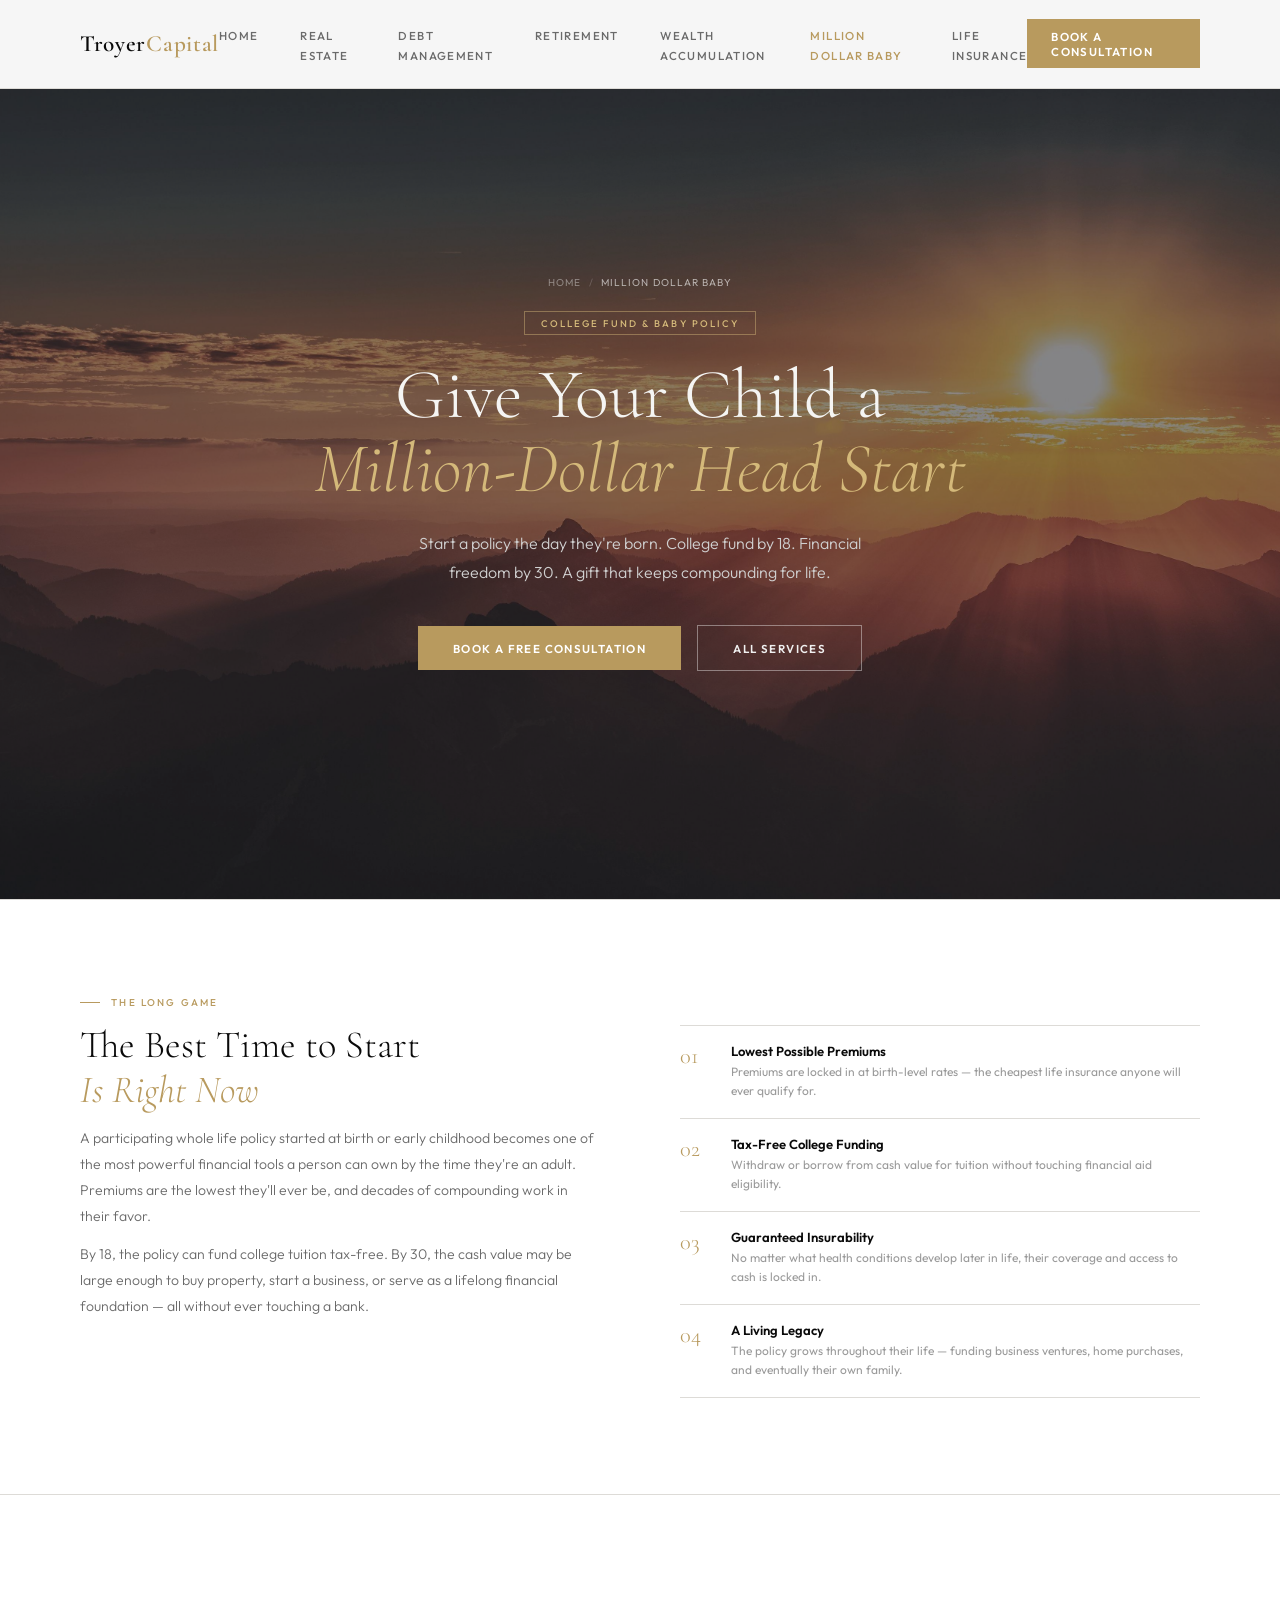
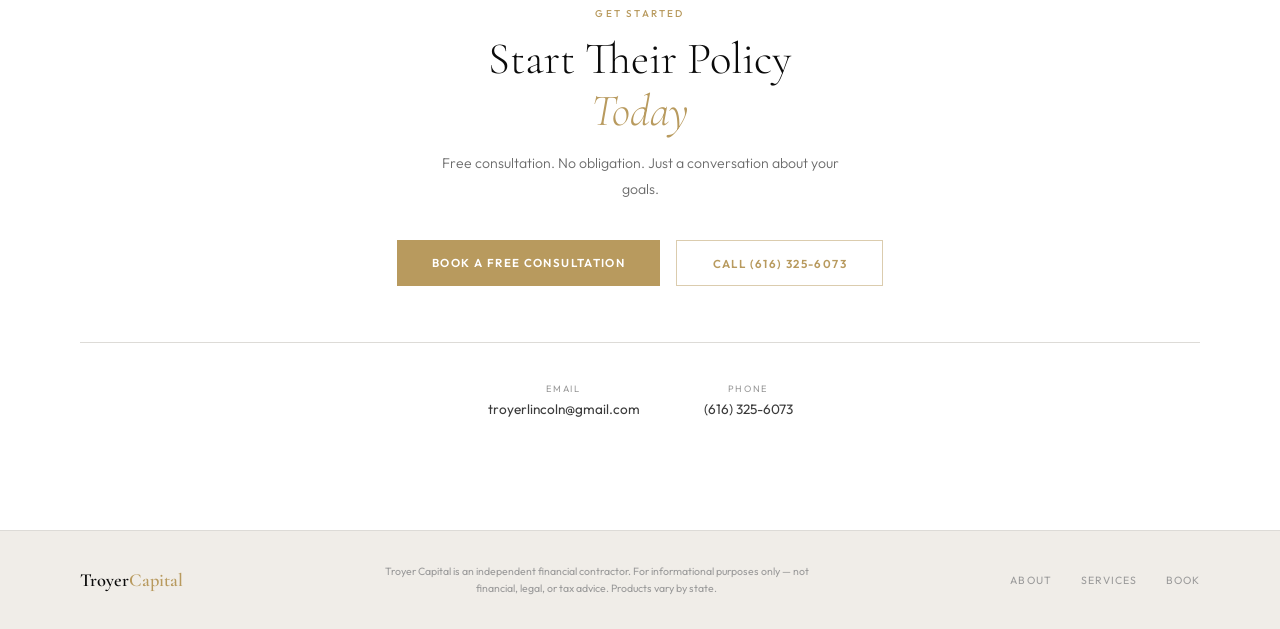
<file: million-dollar-baby.html>
<!DOCTYPE html>
<html lang="en">
<head>
  <meta charset="UTF-8" />
  <meta name="viewport" content="width=device-width, initial-scale=1.0" />
  <title>Million Dollar Baby | Troyer Capital</title>
  <link href="https://fonts.googleapis.com/css2?family=Cormorant+Garamond:ital,wght@0,300;0,400;0,600;1,300;1,400&family=Outfit:wght@300;400;500;600&display=swap" rel="stylesheet" />
  <link rel="stylesheet" href="styles.css" />
  
</head>
<body>

  <nav>
    <a href="index.html" class="nav-logo">Troyer<span>Capital</span></a>
    <ul class="nav-links">
      <li><a href="index.html">Home</a></li>
      <li><a href="real-estate.html">Real Estate</a></li>
      <li><a href="debt-management.html">Debt Management</a></li>
      <li><a href="retirement.html">Retirement</a></li>
      <li><a href="wealth-accumulation.html">Wealth Accumulation</a></li>
      <li><a href="million-dollar-baby.html" style="color:var(--gold)">Million Dollar Baby</a></li>
      <li><a href="life-insurance.html">Life Insurance</a></li>
    </ul>
    <a href="booking.html" class="nav-cta">Book a Consultation</a>
  </nav>

  <section id="hero">
    <div class="hero-bg"></div>
    <div class="hero-overlay"></div>
    <div class="hero-inner">
      <div class="breadcrumb">
        <a href="index.html">Home</a>
        <span class="breadcrumb-sep">/</span>
        <span class="breadcrumb-cur">Million Dollar Baby</span>
      </div>
      <div class="service-badge">College Fund & Baby Policy</div>
      <h1>Give Your Child a<br><em>Million-Dollar Head Start</em></h1>
      <p class="hero-sub">Start a policy the day they're born. College fund by 18. Financial freedom by 30. A gift that keeps compounding for life.</p>
      <div class="hero-btns">
        <a href="booking.html" class="btn btn-gold">Book a Free Consultation</a>
        <a href="index.html#services" class="btn btn-line">All Services</a>
      </div>
    </div>
  </section>

  <section class="section-wrap">
    <div class="intro-grid">
      <div>
        <div class="section-label">The Long Game</div>
        <h2>The Best Time to Start<br><em>Is Right Now</em></h2>
        <p class="body-sm">A participating whole life policy started at birth or early childhood becomes one of the most powerful financial tools a person can own by the time they're an adult. Premiums are the lowest they'll ever be, and decades of compounding work in their favor.</p>
        <p class="body-sm">By 18, the policy can fund college tuition tax-free. By 30, the cash value may be large enough to buy property, start a business, or serve as a lifelong financial foundation — all without ever touching a bank.</p>
      </div>
      <div>
        <div class="features">
        <div class="feat">
          <div class="feat-num">01</div>
          <div><h4>Lowest Possible Premiums</h4><p>Premiums are locked in at birth-level rates — the cheapest life insurance anyone will ever qualify for.</p></div>
        </div>
        <div class="feat">
          <div class="feat-num">02</div>
          <div><h4>Tax-Free College Funding</h4><p>Withdraw or borrow from cash value for tuition without touching financial aid eligibility.</p></div>
        </div>
        <div class="feat">
          <div class="feat-num">03</div>
          <div><h4>Guaranteed Insurability</h4><p>No matter what health conditions develop later in life, their coverage and access to cash is locked in.</p></div>
        </div>
        <div class="feat">
          <div class="feat-num">04</div>
          <div><h4>A Living Legacy</h4><p>The policy grows throughout their life — funding business ventures, home purchases, and eventually their own family.</p></div>
        </div>
        </div>
      </div>
    </div>
  </section>

  <section id="cta">
    <div class="section-label">Get Started</div>
    <h2>Start Their Policy<br><em>Today</em></h2>
    <p class="body-sm">Free consultation. No obligation. Just a conversation about your goals.</p>
    <div class="cta-row">
      <a href="booking.html" class="btn btn-gold">Book a Free Consultation</a>
      <a href="tel:+16163256073" class="btn btn-outline">Call (616) 325-6073</a>
    </div>
    <div class="contact-strip">
      <div class="c-item">
        <div class="c-label">Email</div>
        <div class="c-val"><a href="mailto:troyerlincoln@gmail.com">troyerlincoln@gmail.com</a></div>
      </div>
      <div class="c-item">
        <div class="c-label">Phone</div>
        <div class="c-val">(616) 325-6073</div>
      </div>
    </div>
  </section>

  <footer>
    <a href="index.html" class="f-logo">Troyer<span>Capital</span></a>
    <p class="f-note">Troyer Capital is an independent financial contractor. For informational purposes only — not financial, legal, or tax advice. Products vary by state.</p>
    <div class="f-links">
      <a href="index.html#about">About</a>
      <a href="index.html#services">Services</a>
      <a href="booking.html">Book</a>
    </div>
  </footer>

  <script>
    const nav = document.querySelector('nav');
    window.addEventListener('scroll', () => {
      nav.style.background = window.scrollY > 40 ? 'rgba(255,255,255,0.99)' : 'rgba(255,255,255,0.96)';
    });
  </script>
</body>
</html>
</file>
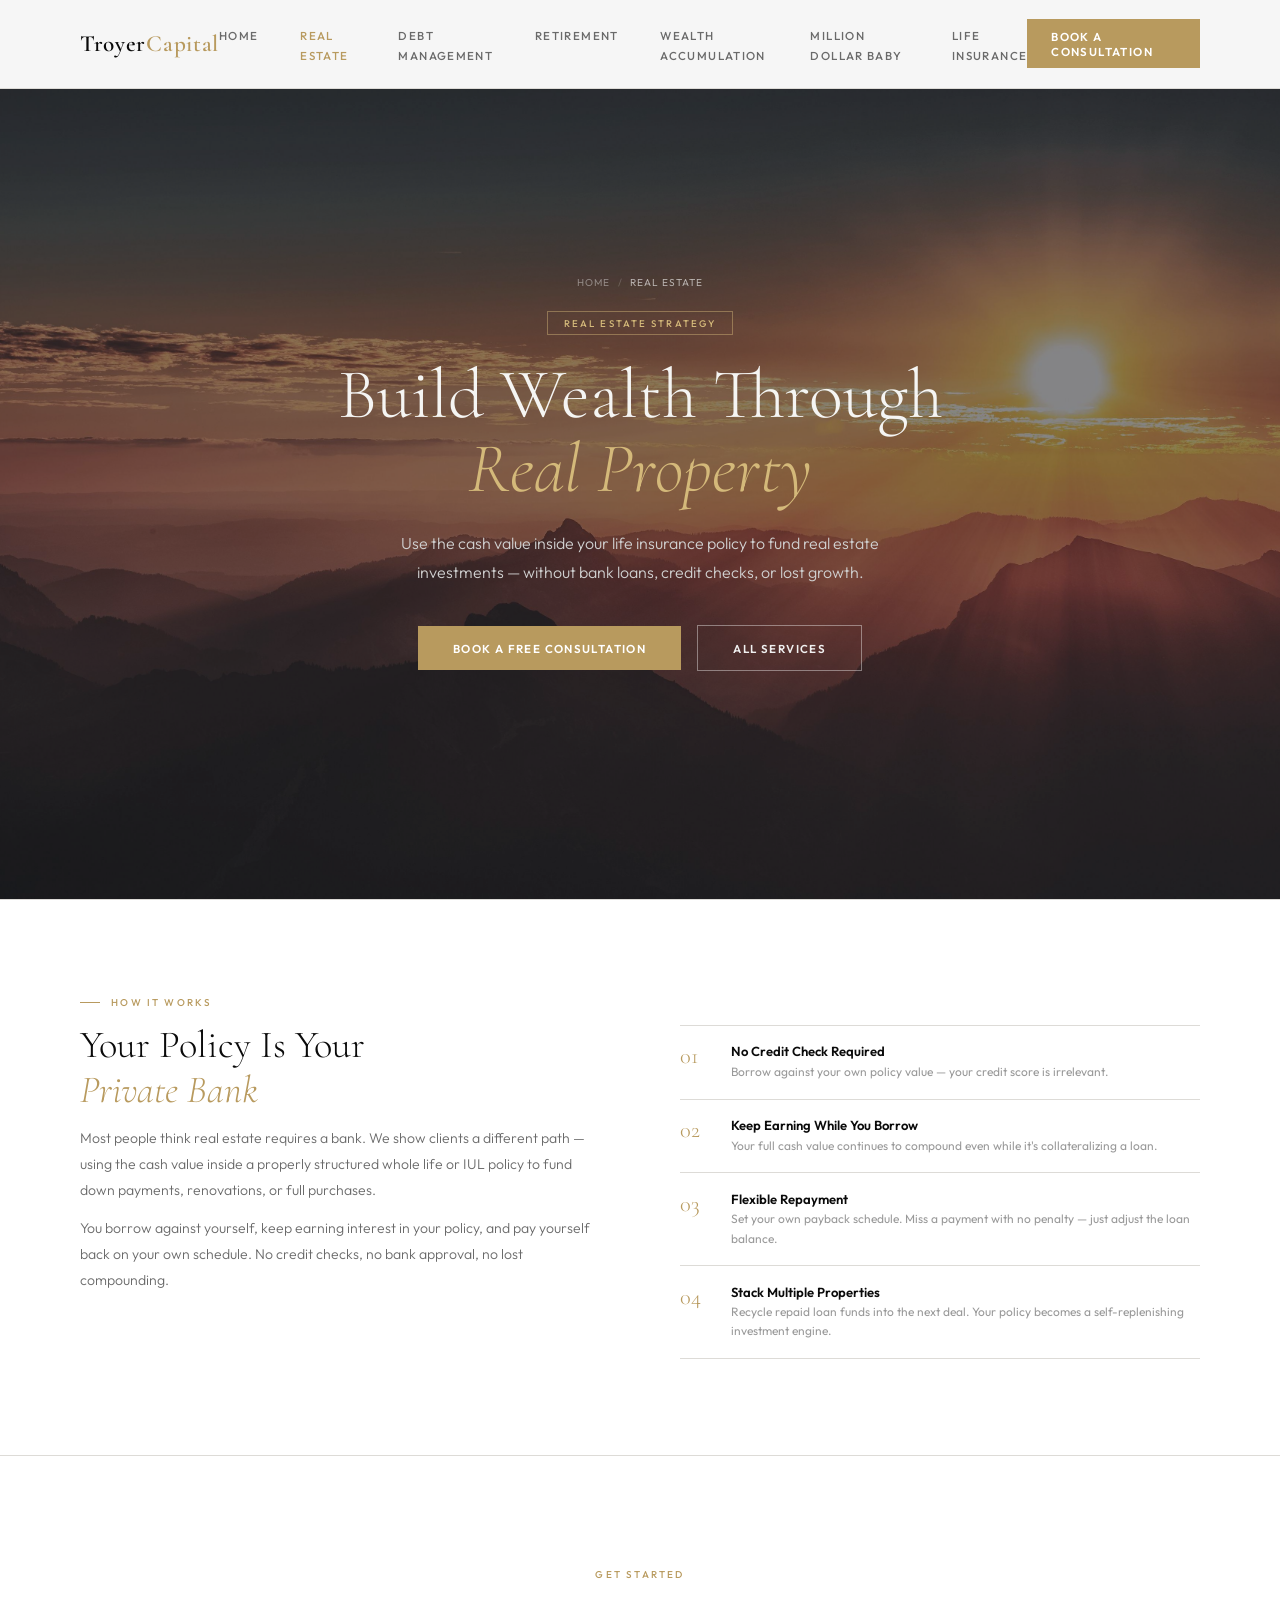
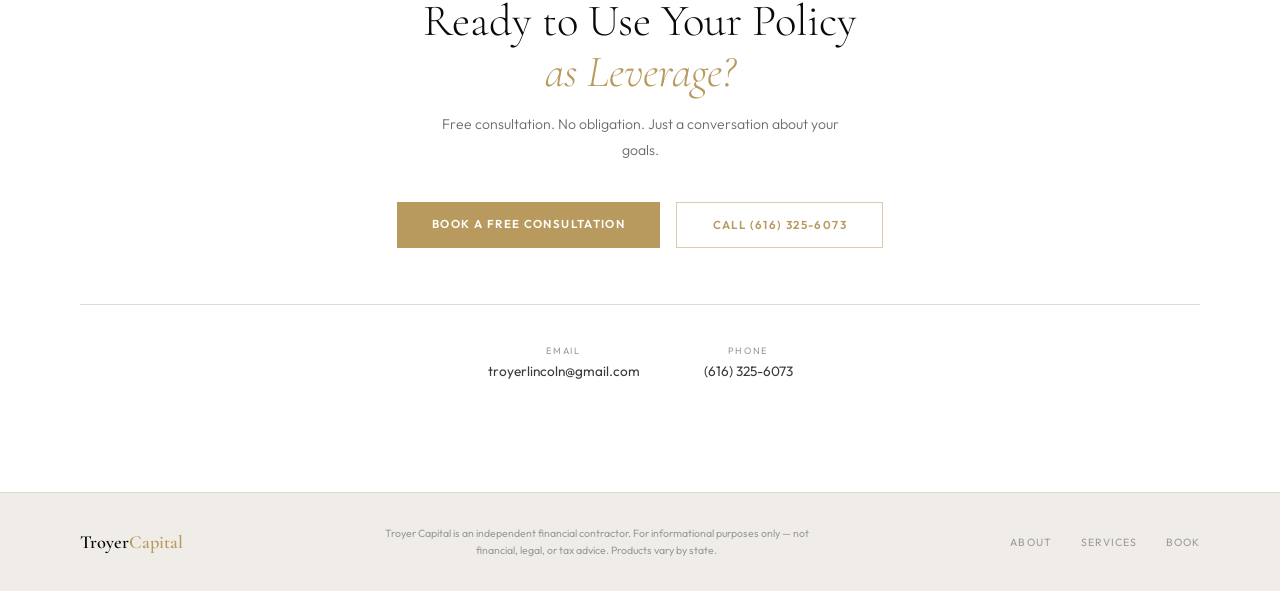
<file: real-estate.html>
<!DOCTYPE html>
<html lang="en">
<head>
  <meta charset="UTF-8" />
  <meta name="viewport" content="width=device-width, initial-scale=1.0" />
  <title>Real Estate | Troyer Capital</title>
  <link href="https://fonts.googleapis.com/css2?family=Cormorant+Garamond:ital,wght@0,300;0,400;0,600;1,300;1,400&family=Outfit:wght@300;400;500;600&display=swap" rel="stylesheet" />
  <link rel="stylesheet" href="styles.css" />
  
</head>
<body>

  <nav>
    <a href="index.html" class="nav-logo">Troyer<span>Capital</span></a>
    <ul class="nav-links">
      <li><a href="index.html">Home</a></li>
      <li><a href="real-estate.html" style="color:var(--gold)">Real Estate</a></li>
      <li><a href="debt-management.html">Debt Management</a></li>
      <li><a href="retirement.html">Retirement</a></li>
      <li><a href="wealth-accumulation.html">Wealth Accumulation</a></li>
      <li><a href="million-dollar-baby.html">Million Dollar Baby</a></li>
      <li><a href="life-insurance.html">Life Insurance</a></li>
    </ul>
    <a href="booking.html" class="nav-cta">Book a Consultation</a>
  </nav>

  <section id="hero">
    <div class="hero-bg"></div>
    <div class="hero-overlay"></div>
    <div class="hero-inner">
      <div class="breadcrumb">
        <a href="index.html">Home</a>
        <span class="breadcrumb-sep">/</span>
        <span class="breadcrumb-cur">Real Estate</span>
      </div>
      <div class="service-badge">Real Estate Strategy</div>
      <h1>Build Wealth Through<br><em>Real Property</em></h1>
      <p class="hero-sub">Use the cash value inside your life insurance policy to fund real estate investments — without bank loans, credit checks, or lost growth.</p>
      <div class="hero-btns">
        <a href="booking.html" class="btn btn-gold">Book a Free Consultation</a>
        <a href="index.html#services" class="btn btn-line">All Services</a>
      </div>
    </div>
  </section>

  <section class="section-wrap">
    <div class="intro-grid">
      <div>
        <div class="section-label">How It Works</div>
        <h2>Your Policy Is Your<br><em>Private Bank</em></h2>
        <p class="body-sm">Most people think real estate requires a bank. We show clients a different path — using the cash value inside a properly structured whole life or IUL policy to fund down payments, renovations, or full purchases.</p>
        <p class="body-sm">You borrow against yourself, keep earning interest in your policy, and pay yourself back on your own schedule. No credit checks, no bank approval, no lost compounding.</p>
      </div>
      <div>
        <div class="features">
        <div class="feat">
          <div class="feat-num">01</div>
          <div><h4>No Credit Check Required</h4><p>Borrow against your own policy value — your credit score is irrelevant.</p></div>
        </div>
        <div class="feat">
          <div class="feat-num">02</div>
          <div><h4>Keep Earning While You Borrow</h4><p>Your full cash value continues to compound even while it's collateralizing a loan.</p></div>
        </div>
        <div class="feat">
          <div class="feat-num">03</div>
          <div><h4>Flexible Repayment</h4><p>Set your own payback schedule. Miss a payment with no penalty — just adjust the loan balance.</p></div>
        </div>
        <div class="feat">
          <div class="feat-num">04</div>
          <div><h4>Stack Multiple Properties</h4><p>Recycle repaid loan funds into the next deal. Your policy becomes a self-replenishing investment engine.</p></div>
        </div>
        </div>
      </div>
    </div>
  </section>

  <section id="cta">
    <div class="section-label">Get Started</div>
    <h2>Ready to Use Your Policy<br><em>as Leverage?</em></h2>
    <p class="body-sm">Free consultation. No obligation. Just a conversation about your goals.</p>
    <div class="cta-row">
      <a href="booking.html" class="btn btn-gold">Book a Free Consultation</a>
      <a href="tel:+16163256073" class="btn btn-outline">Call (616) 325-6073</a>
    </div>
    <div class="contact-strip">
      <div class="c-item">
        <div class="c-label">Email</div>
        <div class="c-val"><a href="mailto:troyerlincoln@gmail.com">troyerlincoln@gmail.com</a></div>
      </div>
      <div class="c-item">
        <div class="c-label">Phone</div>
        <div class="c-val">(616) 325-6073</div>
      </div>
    </div>
  </section>

  <footer>
    <a href="index.html" class="f-logo">Troyer<span>Capital</span></a>
    <p class="f-note">Troyer Capital is an independent financial contractor. For informational purposes only — not financial, legal, or tax advice. Products vary by state.</p>
    <div class="f-links">
      <a href="index.html#about">About</a>
      <a href="index.html#services">Services</a>
      <a href="booking.html">Book</a>
    </div>
  </footer>

  <script>
    const nav = document.querySelector('nav');
    window.addEventListener('scroll', () => {
      nav.style.background = window.scrollY > 40 ? 'rgba(255,255,255,0.99)' : 'rgba(255,255,255,0.96)';
    });
  </script>
</body>
</html>
</file>
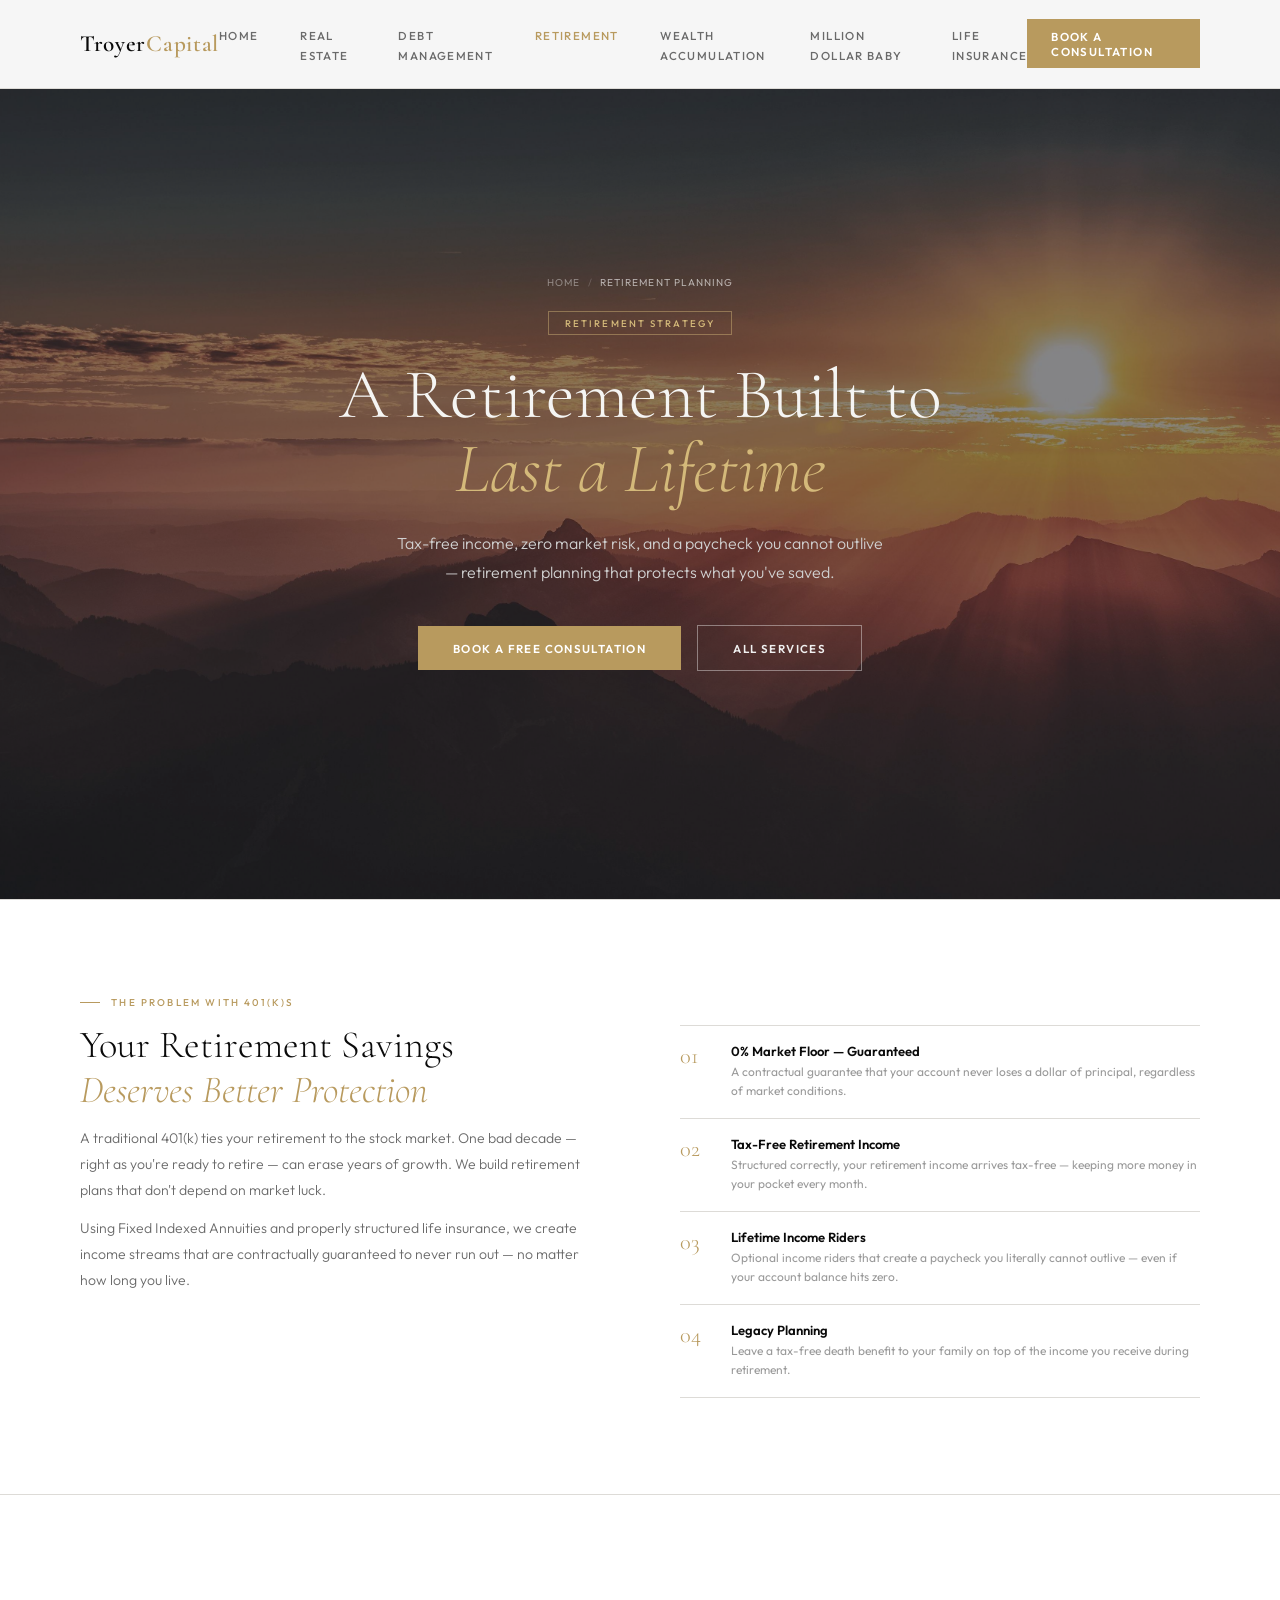
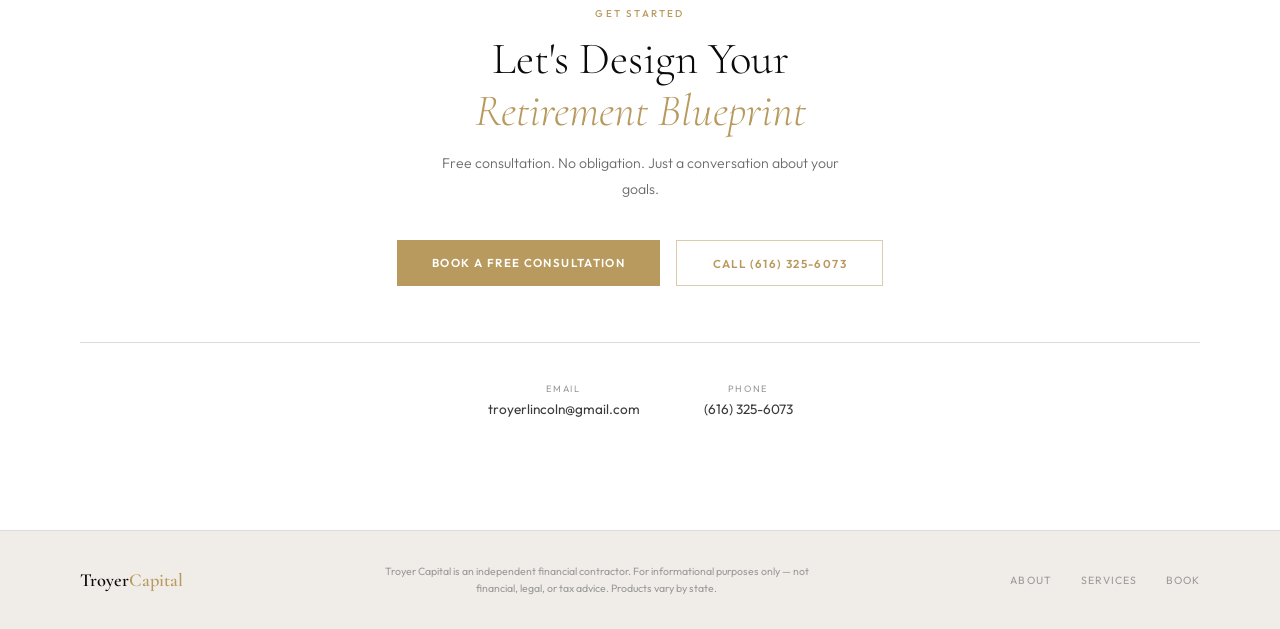
<file: retirement.html>
<!DOCTYPE html>
<html lang="en">
<head>
  <meta charset="UTF-8" />
  <meta name="viewport" content="width=device-width, initial-scale=1.0" />
  <title>Retirement Planning | Troyer Capital</title>
  <link href="https://fonts.googleapis.com/css2?family=Cormorant+Garamond:ital,wght@0,300;0,400;0,600;1,300;1,400&family=Outfit:wght@300;400;500;600&display=swap" rel="stylesheet" />
  <link rel="stylesheet" href="styles.css" />
  
</head>
<body>

  <nav>
    <a href="index.html" class="nav-logo">Troyer<span>Capital</span></a>
    <ul class="nav-links">
      <li><a href="index.html">Home</a></li>
      <li><a href="real-estate.html">Real Estate</a></li>
      <li><a href="debt-management.html">Debt Management</a></li>
      <li><a href="retirement.html" style="color:var(--gold)">Retirement</a></li>
      <li><a href="wealth-accumulation.html">Wealth Accumulation</a></li>
      <li><a href="million-dollar-baby.html">Million Dollar Baby</a></li>
      <li><a href="life-insurance.html">Life Insurance</a></li>
    </ul>
    <a href="booking.html" class="nav-cta">Book a Consultation</a>
  </nav>

  <section id="hero">
    <div class="hero-bg"></div>
    <div class="hero-overlay"></div>
    <div class="hero-inner">
      <div class="breadcrumb">
        <a href="index.html">Home</a>
        <span class="breadcrumb-sep">/</span>
        <span class="breadcrumb-cur">Retirement Planning</span>
      </div>
      <div class="service-badge">Retirement Strategy</div>
      <h1>A Retirement Built to<br><em>Last a Lifetime</em></h1>
      <p class="hero-sub">Tax-free income, zero market risk, and a paycheck you cannot outlive — retirement planning that protects what you've saved.</p>
      <div class="hero-btns">
        <a href="booking.html" class="btn btn-gold">Book a Free Consultation</a>
        <a href="index.html#services" class="btn btn-line">All Services</a>
      </div>
    </div>
  </section>

  <section class="section-wrap">
    <div class="intro-grid">
      <div>
        <div class="section-label">The Problem with 401(k)s</div>
        <h2>Your Retirement Savings<br><em>Deserves Better Protection</em></h2>
        <p class="body-sm">A traditional 401(k) ties your retirement to the stock market. One bad decade — right as you're ready to retire — can erase years of growth. We build retirement plans that don't depend on market luck.</p>
        <p class="body-sm">Using Fixed Indexed Annuities and properly structured life insurance, we create income streams that are contractually guaranteed to never run out — no matter how long you live.</p>
      </div>
      <div>
        <div class="features">
        <div class="feat">
          <div class="feat-num">01</div>
          <div><h4>0% Market Floor — Guaranteed</h4><p>A contractual guarantee that your account never loses a dollar of principal, regardless of market conditions.</p></div>
        </div>
        <div class="feat">
          <div class="feat-num">02</div>
          <div><h4>Tax-Free Retirement Income</h4><p>Structured correctly, your retirement income arrives tax-free — keeping more money in your pocket every month.</p></div>
        </div>
        <div class="feat">
          <div class="feat-num">03</div>
          <div><h4>Lifetime Income Riders</h4><p>Optional income riders that create a paycheck you literally cannot outlive — even if your account balance hits zero.</p></div>
        </div>
        <div class="feat">
          <div class="feat-num">04</div>
          <div><h4>Legacy Planning</h4><p>Leave a tax-free death benefit to your family on top of the income you receive during retirement.</p></div>
        </div>
        </div>
      </div>
    </div>
  </section>

  <section id="cta">
    <div class="section-label">Get Started</div>
    <h2>Let's Design Your<br><em>Retirement Blueprint</em></h2>
    <p class="body-sm">Free consultation. No obligation. Just a conversation about your goals.</p>
    <div class="cta-row">
      <a href="booking.html" class="btn btn-gold">Book a Free Consultation</a>
      <a href="tel:+16163256073" class="btn btn-outline">Call (616) 325-6073</a>
    </div>
    <div class="contact-strip">
      <div class="c-item">
        <div class="c-label">Email</div>
        <div class="c-val"><a href="mailto:troyerlincoln@gmail.com">troyerlincoln@gmail.com</a></div>
      </div>
      <div class="c-item">
        <div class="c-label">Phone</div>
        <div class="c-val">(616) 325-6073</div>
      </div>
    </div>
  </section>

  <footer>
    <a href="index.html" class="f-logo">Troyer<span>Capital</span></a>
    <p class="f-note">Troyer Capital is an independent financial contractor. For informational purposes only — not financial, legal, or tax advice. Products vary by state.</p>
    <div class="f-links">
      <a href="index.html#about">About</a>
      <a href="index.html#services">Services</a>
      <a href="booking.html">Book</a>
    </div>
  </footer>

  <script>
    const nav = document.querySelector('nav');
    window.addEventListener('scroll', () => {
      nav.style.background = window.scrollY > 40 ? 'rgba(255,255,255,0.99)' : 'rgba(255,255,255,0.96)';
    });
  </script>
</body>
</html>
</file>
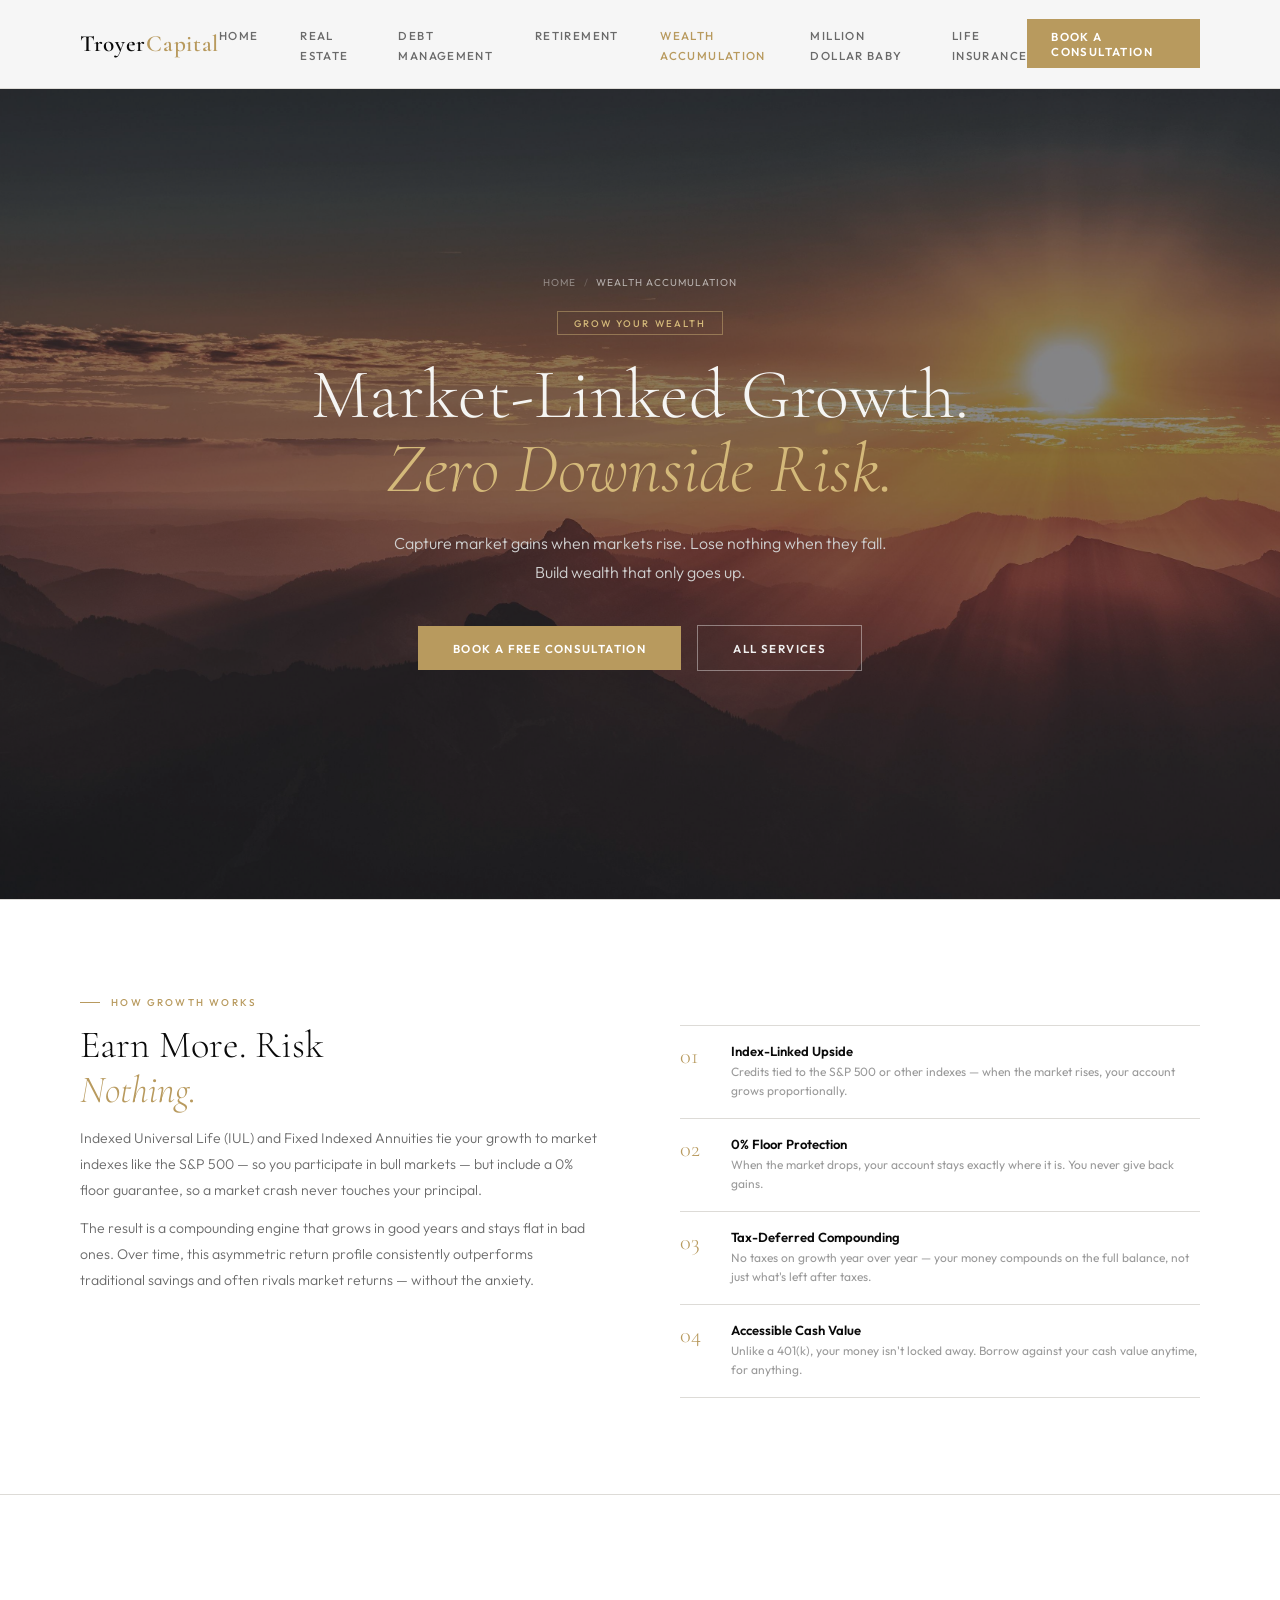
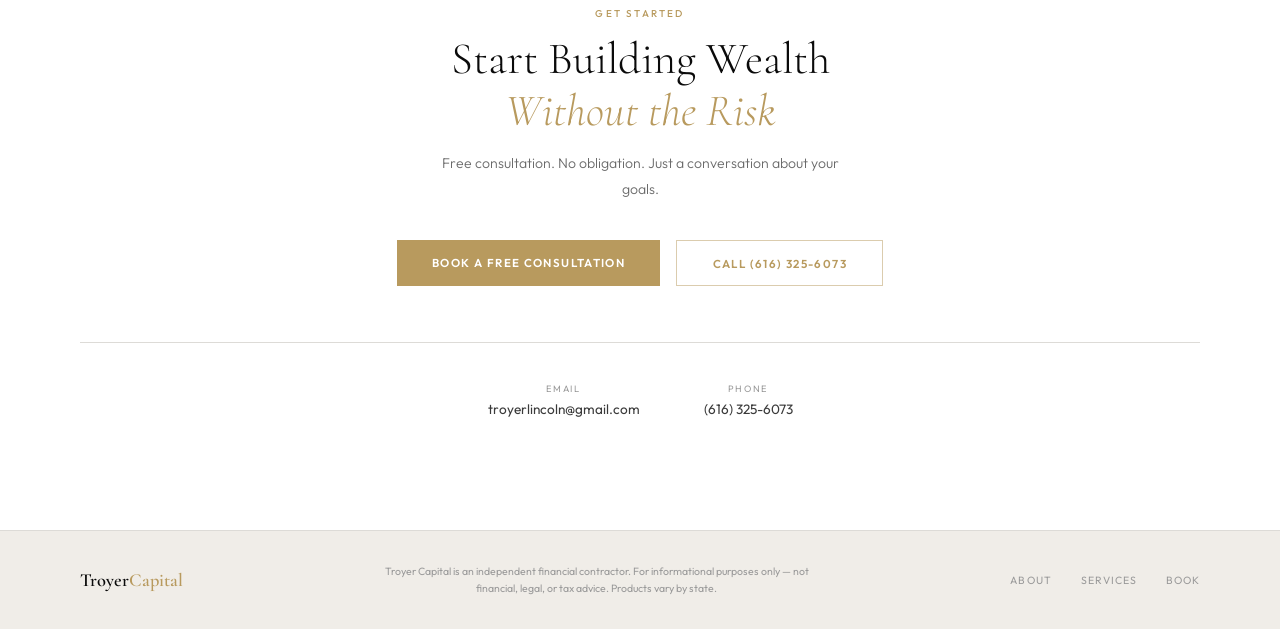
<file: wealth-accumulation.html>
<!DOCTYPE html>
<html lang="en">
<head>
  <meta charset="UTF-8" />
  <meta name="viewport" content="width=device-width, initial-scale=1.0" />
  <title>Wealth Accumulation | Troyer Capital</title>
  <link href="https://fonts.googleapis.com/css2?family=Cormorant+Garamond:ital,wght@0,300;0,400;0,600;1,300;1,400&family=Outfit:wght@300;400;500;600&display=swap" rel="stylesheet" />
    <link rel="stylesheet" href="styles.css" />
  
</head>
<body>

  <nav>
    <a href="index.html" class="nav-logo">Troyer<span>Capital</span></a>
    <ul class="nav-links">
      <li><a href="index.html">Home</a></li>
      <li><a href="real-estate.html">Real Estate</a></li>
      <li><a href="debt-management.html">Debt Management</a></li>
      <li><a href="retirement.html">Retirement</a></li>
      <li><a href="wealth-accumulation.html" style="color:var(--gold)">Wealth Accumulation</a></li>
      <li><a href="million-dollar-baby.html">Million Dollar Baby</a></li>
      <li><a href="life-insurance.html">Life Insurance</a></li>
    </ul>
    <a href="booking.html" class="nav-cta">Book a Consultation</a>
  </nav>

  <section id="hero">
    <div class="hero-bg"></div>
    <div class="hero-overlay"></div>
    <div class="hero-inner">
      <div class="breadcrumb">
        <a href="index.html">Home</a>
        <span class="breadcrumb-sep">/</span>
        <span class="breadcrumb-cur">Wealth Accumulation</span>
      </div>
      <div class="service-badge">Grow Your Wealth</div>
      <h1>Market-Linked Growth.<br><em>Zero Downside Risk.</em></h1>
      <p class="hero-sub">Capture market gains when markets rise. Lose nothing when they fall. Build wealth that only goes up.</p>
      <div class="hero-btns">
        <a href="booking.html" class="btn btn-gold">Book a Free Consultation</a>
        <a href="index.html#services" class="btn btn-line">All Services</a>
      </div>
    </div>
  </section>

  <section class="section-wrap">
    <div class="intro-grid">
      <div>
        <div class="section-label">How Growth Works</div>
        <h2>Earn More. Risk<br><em>Nothing.</em></h2>
        <p class="body-sm">Indexed Universal Life (IUL) and Fixed Indexed Annuities tie your growth to market indexes like the S&P 500 — so you participate in bull markets — but include a 0% floor guarantee, so a market crash never touches your principal.</p>
        <p class="body-sm">The result is a compounding engine that grows in good years and stays flat in bad ones. Over time, this asymmetric return profile consistently outperforms traditional savings and often rivals market returns — without the anxiety.</p>
      </div>
      <div>
        <div class="features">
        <div class="feat">
          <div class="feat-num">01</div>
          <div><h4>Index-Linked Upside</h4><p>Credits tied to the S&P 500 or other indexes — when the market rises, your account grows proportionally.</p></div>
        </div>
        <div class="feat">
          <div class="feat-num">02</div>
          <div><h4>0% Floor Protection</h4><p>When the market drops, your account stays exactly where it is. You never give back gains.</p></div>
        </div>
        <div class="feat">
          <div class="feat-num">03</div>
          <div><h4>Tax-Deferred Compounding</h4><p>No taxes on growth year over year — your money compounds on the full balance, not just what's left after taxes.</p></div>
        </div>
        <div class="feat">
          <div class="feat-num">04</div>
          <div><h4>Accessible Cash Value</h4><p>Unlike a 401(k), your money isn't locked away. Borrow against your cash value anytime, for anything.</p></div>
        </div>
        </div>
      </div>
    </div>
  </section>

  <section id="cta">
    <div class="section-label">Get Started</div>
    <h2>Start Building Wealth<br><em>Without the Risk</em></h2>
    <p class="body-sm">Free consultation. No obligation. Just a conversation about your goals.</p>
    <div class="cta-row">
      <a href="booking.html" class="btn btn-gold">Book a Free Consultation</a>
      <a href="tel:+16163256073" class="btn btn-outline">Call (616) 325-6073</a>
    </div>
    <div class="contact-strip">
      <div class="c-item">
        <div class="c-label">Email</div>
        <div class="c-val"><a href="mailto:troyerlincoln@gmail.com">troyerlincoln@gmail.com</a></div>
      </div>
      <div class="c-item">
        <div class="c-label">Phone</div>
        <div class="c-val">(616) 325-6073</div>
      </div>
    </div>
  </section>

  <footer>
    <a href="index.html" class="f-logo">Troyer<span>Capital</span></a>
    <p class="f-note">Troyer Capital is an independent financial contractor. For informational purposes only — not financial, legal, or tax advice. Products vary by state.</p>
    <div class="f-links">
      <a href="index.html#about">About</a>
      <a href="index.html#services">Services</a>
      <a href="booking.html">Book</a>
    </div>
  </footer>

  <script>
    const nav = document.querySelector('nav');
    window.addEventListener('scroll', () => {
      nav.style.background = window.scrollY > 40 ? 'rgba(255,255,255,0.99)' : 'rgba(255,255,255,0.96)';
    });
  </script>
</body>
</html>
</file>
<file: styles.css>
/* =============================================================
   Troyer Capital — Master Stylesheet
   Shared across all pages: index, booking, service pages
   ============================================================= */

/* ---- CUSTOM PROPERTIES ---- */
:root {
  --black: #0a0a0a;
  --ink: #1c1c1c;
  --dark: #3a3a3a;
  --mid: #6a6a6a;
  --light: #9a9a9a;
  --rule: #dddbd7;
  --warm: #f0ede8;
  --cream: #f8f6f2;
  --white: #ffffff;
  --gold: #b89a5e;
  --gold-d: #8a6e3a;
}

/* ---- RESET ---- */
*, *::before, *::after {
  box-sizing: border-box;
  margin: 0;
  padding: 0;
}

html { scroll-behavior: smooth; }

body {
  font-family: 'Outfit', sans-serif;
  background: var(--white);
  color: var(--ink);
  overflow-x: hidden;
}

/* ---- NAV (index.html — fixed with backdrop blur) ---- */
nav {
  position: fixed;
  top: 0; left: 0; right: 0;
  z-index: 100;
  display: flex;
  align-items: center;
  justify-content: space-between;
  padding: 1.2rem 5rem;
  background: rgba(255,255,255,0.94);
  backdrop-filter: blur(14px);
  border-bottom: 1px solid var(--rule);
}

.nav-logo {
  font-family: 'Cormorant Garamond', serif;
  font-size: 1.45rem;
  font-weight: 600;
  letter-spacing: 0.03em;
  color: var(--black);
  text-decoration: none;
}
.nav-logo span { color: var(--gold); }

.nav-links {
  display: flex;
  gap: 2.6rem;
  list-style: none;
}
.nav-links a {
  font-size: 0.72rem;
  font-weight: 500;
  letter-spacing: 0.12em;
  text-transform: uppercase;
  color: var(--mid);
  text-decoration: none;
  transition: color 0.2s;
}
.nav-links a:hover { color: var(--gold); }

.nav-cta {
  font-size: 0.72rem;
  font-weight: 600;
  letter-spacing: 0.12em;
  text-transform: uppercase;
  padding: 0.6rem 1.5rem;
  background: var(--gold);
  color: var(--white);
  text-decoration: none;
  transition: background 0.2s;
}
.nav-cta:hover { background: var(--gold-d); }

/* ---- NAV (booking.html — static) ---- */
.nav-back {
  font-size: 0.72rem;
  font-weight: 500;
  letter-spacing: 0.1em;
  text-transform: uppercase;
  color: var(--mid);
  text-decoration: none;
  display: flex;
  align-items: center;
  gap: 0.5rem;
  transition: color 0.2s;
}
.nav-back:hover { color: var(--gold); }
.nav-back::before { content: '←'; }

/* ---- HERO (index.html) ---- */
#hero {
  min-height: 100vh;
  display: flex;
  flex-direction: column;
  align-items: center;
  justify-content: center;
  text-align: center;
  padding: 8rem 5rem 5rem;
  background: var(--cream);
  position: relative;
  overflow: hidden;
  border-bottom: 1px solid var(--rule);
}

.hero-bg-img {
  position: absolute;
  inset: 0;
  background-image: url('hero-bg.jpg');
  background-size: cover;
  background-position: center;
  background-repeat: no-repeat;
}

.hero-bg {
  position: absolute;
  inset: 0;
  background-image: url('hero-bg.jpg');
  background-size: cover;
  background-position: center;
  background-repeat: no-repeat;
}

.hero-overlay {
  position: absolute;
  inset: 0;
  background: rgba(10, 14, 20, 0.45);
}

.hero-grid-bg { display: none; }

.hero-inner {
  position: relative;
  z-index: 2;
  max-width: 720px;
  color: #f5f5f3;
  animation: fadeUp 0.7s ease both;
}

h1 {
  font-family: 'Cormorant Garamond', serif;
  font-size: clamp(2.8rem, 5.5vw, 5rem);
  font-weight: 300;
  line-height: 1.06;
  color: #f5f5f3;
  margin-bottom: 1.4rem;
}
h1 em {
  font-style: italic;
  color: #d4b97a;
}

.hero-sub {
  font-size: 1rem;
  font-weight: 300;
  line-height: 1.8;
  color: #d0d0d0;
  max-width: 500px;
  margin: 0 auto 2.4rem;
}

.hero-btns {
  display: flex;
  gap: 1rem;
  align-items: center;
  justify-content: center;
  flex-wrap: wrap;
}

/* ---- BUTTONS ---- */
.btn {
  display: inline-block;
  text-decoration: none;
  font-size: 0.72rem;
  font-weight: 600;
  letter-spacing: 0.12em;
  text-transform: uppercase;
  transition: all 0.2s;
}
.btn-gold {
  padding: 0.9rem 2.2rem;
  background: var(--gold);
  color: var(--white);
}
.btn-gold:hover { background: var(--gold-d); }

.btn-line {
  padding: 0.9rem 2.2rem;
  border: 1px solid rgba(255,255,255,0.4);
  color: #f0f0f0;
}
.btn-line:hover {
  border-color: #d4b97a;
  color: #d4b97a;
}

.btn-outline {
  padding: 0.9rem 2.2rem;
  border: 1px solid rgba(184,154,94,0.5);
  color: var(--gold);
}
.btn-outline:hover { background: rgba(184,154,94,0.08); }

/* ---- HERO STATS STRIP (index.html) ---- */
.hero-stats {
  position: relative;
  z-index: 2;
  display: flex;
  gap: 0;
  margin-top: 4rem;
  border: 1px solid rgba(255,255,255,0.15);
  background: rgba(10,14,20,0.55);
  animation: fadeUp 0.7s 0.15s ease both;
}
.h-stat {
  padding: 1.1rem 2.4rem;
  text-align: center;
  border-right: 1px solid rgba(255,255,255,0.15);
}
.h-stat:last-child { border-right: none; }
.h-stat-num {
  font-family: 'Cormorant Garamond', serif;
  font-size: 1.6rem;
  font-weight: 600;
  color: #d4b97a;
  line-height: 1;
  margin-bottom: 0.25rem;
}
.h-stat-label {
  font-size: 0.6rem;
  letter-spacing: 0.12em;
  text-transform: uppercase;
  color: rgba(255,255,255,0.5);
}

/* ---- SECTION SHARED ---- */
.section-wrap { padding: 6rem 5rem; }
.section-wrap.alt {
  background: var(--cream);
  border-top: 1px solid var(--rule);
  border-bottom: 1px solid var(--rule);
}

.section-label {
  font-size: 0.62rem;
  font-weight: 500;
  letter-spacing: 0.22em;
  text-transform: uppercase;
  color: var(--gold);
  margin-bottom: 0.9rem;
  display: flex;
  align-items: center;
  gap: 0.7rem;
}
.section-label::before {
  content: '';
  width: 20px;
  height: 1px;
  background: var(--gold);
}

h2 {
  font-family: 'Cormorant Garamond', serif;
  font-size: clamp(1.9rem, 3vw, 3rem);
  font-weight: 300;
  line-height: 1.15;
  color: var(--black);
  margin-bottom: 0.8rem;
}
h2 em {
  font-style: italic;
  color: var(--gold);
}

.body-sm {
  font-size: 0.88rem;
  font-weight: 300;
  line-height: 1.85;
  color: var(--mid);
  margin-top: 0.8rem;
}

/* ---- ABOUT (index.html) ---- */
#about .inner {
  display: grid;
  grid-template-columns: auto 1fr;
  gap: 5rem;
  align-items: start;
}
.about-photo-col {
  display: flex;
  flex-direction: column;
  align-items: center;
  gap: 1rem;
}
.headshot-wrap {
  width: 240px;
  height: 300px;
  border: 1px solid var(--rule);
  background: var(--warm);
  position: relative;
  overflow: hidden;
  flex-shrink: 0;
}
.headshot-wrap img {
  width: 100%;
  height: 100%;
  object-fit: cover;
  object-position: top;
  display: block;
}
.headshot-placeholder {
  width: 100%;
  height: 100%;
  display: flex;
  flex-direction: column;
  align-items: center;
  justify-content: center;
  gap: 0.7rem;
}
.headshot-placeholder svg { opacity: 0.2; }
.headshot-placeholder span {
  font-size: 0.62rem;
  letter-spacing: 0.1em;
  text-transform: uppercase;
  color: var(--light);
}
.headshot-name { text-align: center; }
.headshot-name strong {
  display: block;
  font-family: 'Cormorant Garamond', serif;
  font-size: 1.15rem;
  font-weight: 400;
  color: var(--black);
}
.headshot-name span {
  font-size: 0.68rem;
  letter-spacing: 0.1em;
  text-transform: uppercase;
  color: var(--mid);
}
.pull-quote {
  border-left: 2px solid var(--gold);
  padding: 0.9rem 1.2rem;
  background: rgba(184,154,94,0.05);
  margin-top: 1.6rem;
}
.pull-quote p {
  font-family: 'Cormorant Garamond', serif;
  font-size: 1.05rem;
  font-style: italic;
  color: var(--dark);
  line-height: 1.6;
}

/* ---- SERVICES GRID (index.html) ---- */
#services .grid {
  display: grid;
  grid-template-columns: repeat(3,1fr);
  gap: 1px;
  background: var(--rule);
  margin-top: 3rem;
}
.svc {
  background: var(--white);
  padding: 2rem 1.8rem;
  border-bottom: 2px solid transparent;
  transition: border-color 0.25s;
  display: block;
  text-decoration: none;
  color: inherit;
}
.svc:hover { border-bottom-color: var(--gold); }
.svc-icon { width: 36px; height: 36px; margin-bottom: 1rem; }
.svc-icon svg { width: 100%; height: 100%; }
.svc h3 {
  font-family: 'Cormorant Garamond', serif;
  font-size: 1.2rem;
  font-weight: 400;
  color: var(--black);
  margin-bottom: 0.4rem;
}
.svc p {
  font-size: 0.76rem;
  color: var(--light);
  line-height: 1.7;
}
.svc-tag {
  display: inline-block;
  margin-top: 1rem;
  font-size: 0.58rem;
  letter-spacing: 0.12em;
  text-transform: uppercase;
  color: var(--gold);
  border: 1px solid rgba(184,154,94,0.35);
  padding: 0.22rem 0.6rem;
}

/* ---- SOLUTIONS (index.html) ---- */
#solutions .inner {
  display: grid;
  grid-template-columns: 1fr 1fr;
  gap: 5rem;
  align-items: center;
}
.features {
  display: flex;
  flex-direction: column;
  gap: 0;
  margin-top: 1.8rem;
}
.feat {
  display: flex;
  gap: 1rem;
  align-items: flex-start;
  padding: 1.1rem 0;
  border-bottom: 1px solid var(--rule);
}
.feat:first-child { border-top: 1px solid var(--rule); }
.feat-icon { width: 24px; height: 24px; min-width: 24px; margin-top: 1px; }
.feat-icon svg { width: 100%; height: 100%; }
.feat h4 {
  font-size: 0.82rem;
  font-weight: 600;
  color: var(--black);
  margin-bottom: 0.15rem;
}
.feat p {
  font-size: 0.75rem;
  color: var(--light);
  line-height: 1.6;
}

/* ---- SERVICE PAGE LAYOUT ---- */
.intro-grid {
  display: grid;
  grid-template-columns: 1fr 1fr;
  gap: 5rem;
  align-items: start;
}
.feat-num {
  font-family: 'Cormorant Garamond', serif;
  font-size: 1.4rem;
  font-weight: 300;
  color: var(--gold);
  min-width: 2.2rem;
  line-height: 1;
  padding-top: 2px;
}

/* ---- COMPARE CARD (index.html) ---- */
.compare-card {
  background: var(--warm);
  border: 1px solid var(--rule);
  padding: 2.4rem;
  position: relative;
}
.compare-card::before {
  content: '';
  position: absolute;
  top: 0; left: 0; right: 0;
  height: 2px;
  background: linear-gradient(90deg, var(--gold), transparent);
}
.compare-title {
  font-size: 0.62rem;
  letter-spacing: 0.15em;
  text-transform: uppercase;
  color: var(--gold);
  margin-bottom: 0.4rem;
}
.compare-heading {
  font-family: 'Cormorant Garamond', serif;
  font-size: 1.9rem;
  font-weight: 300;
  color: var(--black);
  margin-bottom: 1.4rem;
  line-height: 1.2;
}
table {
  width: 100%;
  border-collapse: collapse;
}
thead th {
  font-size: 0.58rem;
  letter-spacing: 0.12em;
  text-transform: uppercase;
  color: var(--light);
  text-align: left;
  padding: 0.45rem 0.6rem;
  border-bottom: 1px solid var(--rule);
}
tbody td {
  font-size: 0.76rem;
  color: var(--mid);
  padding: 0.65rem 0.6rem;
  border-bottom: 1px solid var(--rule);
}
tbody tr.hi td { color: var(--gold-d); }
.yes { color: var(--gold-d); }
.no  { color: var(--light); }

/* ---- WHO WE SERVE (index.html) ---- */
#who .grid {
  display: grid;
  grid-template-columns: 1fr 1fr;
  gap: 1px;
  background: var(--rule);
  margin-top: 3rem;
}
.who-card {
  background: var(--white);
  padding: 2.8rem;
  position: relative;
}
.who-card::after {
  content: '';
  position: absolute;
  top: 0;
  left: 2.8rem;
  width: 36px;
  height: 2px;
  background: var(--gold);
}
.who-card h3 {
  font-family: 'Cormorant Garamond', serif;
  font-size: 1.6rem;
  font-weight: 300;
  color: var(--black);
  margin: 1.2rem 0 0.7rem;
}
.who-card p {
  font-size: 0.8rem;
  color: var(--mid);
  line-height: 1.8;
  margin-bottom: 1.2rem;
}
.who-list {
  list-style: none;
  display: flex;
  flex-direction: column;
  gap: 0.45rem;
}
.who-list li {
  font-size: 0.76rem;
  color: var(--dark);
  display: flex;
  align-items: center;
  gap: 0.6rem;
}
.who-list li::before {
  content: '→';
  color: var(--gold);
  font-size: 0.7rem;
}

/* ---- CONTACT (index.html) ---- */
#contact {
  padding: 8rem 5rem;
  text-align: center;
  background: var(--white);
  border-top: 1px solid var(--rule);
}
#contact .section-label { justify-content: center; }
#contact .section-label::before { display: none; }
#contact h2 {
  font-size: clamp(2rem, 3.5vw, 3.4rem);
  max-width: 560px;
  margin: 0 auto 1rem;
}
#contact .body-sm {
  max-width: 420px;
  margin: 0 auto 2.6rem;
}

/* ---- CTA SECTION (service pages) ---- */
#cta {
  padding: 7rem 5rem;
  text-align: center;
  background: var(--white);
  border-top: 1px solid var(--rule);
}
#cta .section-label { justify-content: center; }
#cta .section-label::before { display: none; }
#cta h2 {
  font-size: clamp(2rem, 3.5vw, 3.2rem);
  max-width: 540px;
  margin: 0 auto 0.8rem;
}
#cta .body-sm {
  max-width: 400px;
  margin: 0 auto 2.4rem;
}

/* ---- CTA ROW ---- */
.cta-row {
  display: flex;
  gap: 1rem;
  justify-content: center;
  flex-wrap: wrap;
  margin-bottom: 3rem;
}

/* ---- CONTACT STRIP ---- */
.contact-strip {
  margin-top: 3.5rem;
  padding-top: 2.5rem;
  border-top: 1px solid var(--rule);
  display: flex;
  justify-content: center;
  gap: 4rem;
  flex-wrap: wrap;
}
.c-item { text-align: center; }
.c-label {
  font-size: 0.58rem;
  letter-spacing: 0.18em;
  text-transform: uppercase;
  color: var(--light);
  margin-bottom: 0.4rem;
}
.c-val {
  font-size: 0.85rem;
  color: var(--dark);
}
.c-val a { color: var(--dark); text-decoration: none; }
.c-val a:hover { color: var(--gold); }

/* ---- FOOTER ---- */
footer {
  background: var(--warm);
  border-top: 1px solid var(--rule);
  padding: 2rem 5rem;
  display: flex;
  align-items: center;
  justify-content: space-between;
}
.f-logo {
  font-family: 'Cormorant Garamond', serif;
  font-size: 1.15rem;
  font-weight: 600;
  color: var(--black);
  text-decoration: none;
}
.f-logo span { color: var(--gold); }
.f-note {
  font-size: 0.66rem;
  color: var(--light);
  line-height: 1.6;
  text-align: center;
  max-width: 460px;
}
.f-links { display: flex; gap: 1.8rem; }
.f-links a {
  font-size: 0.66rem;
  letter-spacing: 0.1em;
  text-transform: uppercase;
  color: var(--light);
  text-decoration: none;
  transition: color 0.2s;
}
.f-links a:hover { color: var(--gold); }

/* ---- SERVICE PAGE HERO (service pages) ---- */
.service-badge {
  display: inline-block;
  font-size: 0.6rem;
  font-weight: 500;
  letter-spacing: 0.22em;
  text-transform: uppercase;
  color: #d4b97a;
  border: 1px solid rgba(212,185,122,0.45);
  padding: 0.32rem 1rem;
  margin-bottom: 1.4rem;
}
.breadcrumb {
  display: flex;
  align-items: center;
  gap: 0.5rem;
  justify-content: center;
  margin-bottom: 1.4rem;
}
.breadcrumb a {
  font-size: 0.63rem;
  letter-spacing: 0.1em;
  text-transform: uppercase;
  color: rgba(255,255,255,0.4);
  text-decoration: none;
}
.breadcrumb a:hover { color: #d4b97a; }
.breadcrumb-sep {
  font-size: 0.63rem;
  color: rgba(255,255,255,0.2);
}
.breadcrumb-cur {
  font-size: 0.63rem;
  letter-spacing: 0.1em;
  text-transform: uppercase;
  color: rgba(255,255,255,0.6);
}

/* ---- BOOKING PAGE ---- */
.page-header {
  text-align: center;
  padding: 4rem 5rem 3rem;
  border-bottom: 1px solid var(--rule);
  background: var(--white);
}
.page-label {
  font-size: 0.62rem;
  font-weight: 500;
  letter-spacing: 0.22em;
  text-transform: uppercase;
  color: var(--gold);
  margin-bottom: 0.8rem;
  display: flex;
  align-items: center;
  justify-content: center;
  gap: 0.7rem;
}
.page-label::before,
.page-label::after {
  content: '';
  width: 20px;
  height: 1px;
  background: var(--gold);
}
.page-sub {
  font-size: 0.9rem;
  font-weight: 300;
  color: var(--mid);
}

.main {
  display: grid;
  grid-template-columns: 1fr 1.2fr;
  gap: 0;
  max-width: 1200px;
  margin: 0 auto;
  border-left: 1px solid var(--rule);
  border-right: 1px solid var(--rule);
}

.form-side {
  padding: 3.5rem;
  background: var(--white);
  border-right: 1px solid var(--rule);
}
.form-heading {
  font-family: 'Cormorant Garamond', serif;
  font-size: 1.6rem;
  font-weight: 300;
  color: var(--black);
  margin-bottom: 0.4rem;
}
.form-sub {
  font-size: 0.8rem;
  color: var(--light);
  line-height: 1.7;
  margin-bottom: 2rem;
}
.form-group { margin-bottom: 1.4rem; }
.form-group label {
  display: block;
  font-size: 0.68rem;
  font-weight: 600;
  letter-spacing: 0.1em;
  text-transform: uppercase;
  color: var(--dark);
  margin-bottom: 0.5rem;
}
.form-group input,
.form-group select,
.form-group textarea {
  width: 100%;
  padding: 0.75rem 1rem;
  border: 1px solid var(--rule);
  background: var(--cream);
  font-family: 'Outfit', sans-serif;
  font-size: 0.88rem;
  color: var(--ink);
  outline: none;
  transition: border-color 0.2s;
  appearance: none;
}
.form-group input:focus,
.form-group select:focus,
.form-group textarea:focus {
  border-color: var(--gold);
  background: var(--white);
}
.form-group textarea { resize: vertical; min-height: 110px; }
.form-row { display: grid; grid-template-columns: 1fr 1fr; gap: 1rem; }
.submit-btn {
  width: 100%;
  padding: 1rem;
  background: var(--gold);
  color: var(--white);
  font-family: 'Outfit', sans-serif;
  font-size: 0.78rem;
  font-weight: 600;
  letter-spacing: 0.12em;
  text-transform: uppercase;
  border: none;
  cursor: pointer;
  transition: background 0.2s;
  margin-top: 0.5rem;
}
.submit-btn:hover { background: var(--gold-d); }
#btn-sms { background: #2a2a2a; }
#btn-sms:hover { background: #111 !important; }
.form-note {
  font-size: 0.7rem;
  color: var(--light);
  margin-top: 1rem;
  line-height: 1.6;
}

.success-msg {
  display: none;
  text-align: center;
  padding: 2rem;
  border: 1px solid rgba(184,154,94,0.3);
  background: rgba(184,154,94,0.05);
}
.success-msg .checkmark { font-size: 2rem; color: var(--gold); margin-bottom: 0.8rem; }
.success-msg h3 {
  font-family: 'Cormorant Garamond', serif;
  font-size: 1.4rem;
  font-weight: 300;
  color: var(--black);
  margin-bottom: 0.4rem;
}
.success-msg p { font-size: 0.82rem; color: var(--mid); }

.calendly-side {
  padding: 3.5rem;
  background: var(--cream);
  display: flex;
  flex-direction: column;
}
.calendly-heading {
  font-family: 'Cormorant Garamond', serif;
  font-size: 1.6rem;
  font-weight: 300;
  color: var(--black);
  margin-bottom: 0.4rem;
}
.calendly-sub {
  font-size: 0.8rem;
  color: var(--light);
  line-height: 1.7;
  margin-bottom: 1.6rem;
}
.calendly-wrap {
  flex: 1;
  min-height: 580px;
  border: 1px solid var(--rule);
  background: var(--white);
  overflow: hidden;
}
.calendly-wrap iframe {
  width: 100%;
  height: 100%;
  min-height: 580px;
  border: none;
}

/* ---- ANIMATION ---- */
@keyframes fadeUp {
  from { opacity: 0; transform: translateY(18px); }
  to   { opacity: 1; transform: translateY(0); }
}
.fade-up {
  opacity: 1;
  transform: none;
  transition: opacity 0.65s ease, transform 0.65s ease;
}

/* ---- RESPONSIVE ---- */
@media (max-width: 860px) {
  nav { padding: 1.1rem 2rem; }
  .nav-links { display: none; }
       .nav-cta { display: none; }
       nav { justify-content: center; }

  #hero { padding: 7rem 2rem 4rem; }
  .hero-stats { flex-wrap: wrap; }
  .h-stat { flex: 1 1 40%; border-bottom: 1px solid var(--rule); }

  .section-wrap,
  #contact,
  #cta { padding: 4rem 2rem; }

  #about .inner { grid-template-columns: 1fr; gap: 2.5rem; }
  .about-photo-col {
    flex-direction: column;
    align-items: center;
    gap: 1.5rem;
    flex-wrap: wrap;
  }
       .headshot-name { text-align: center; width: 100%; }

  #solutions .inner { grid-template-columns: 1fr; gap: 3rem; }
  #services .grid,
  #who .grid { grid-template-columns: 1fr; }

  .intro-grid { grid-template-columns: 1fr; gap: 3rem; }

  .main { grid-template-columns: 1fr; }
  .form-side {
    border-right: none;
    border-bottom: 1px solid var(--rule);
    padding: 2.5rem 2rem;
  }
  .calendly-side { padding: 2.5rem 2rem; }
  .form-row { grid-template-columns: 1fr; }

  .page-header { padding: 3rem 2rem 2rem; }

  footer {
    flex-direction: column;
    gap: 1.2rem;
    text-align: center;
    padding: 1.8rem 2rem;
  }
  .contact-strip { gap: 2rem; }
}
</file>
